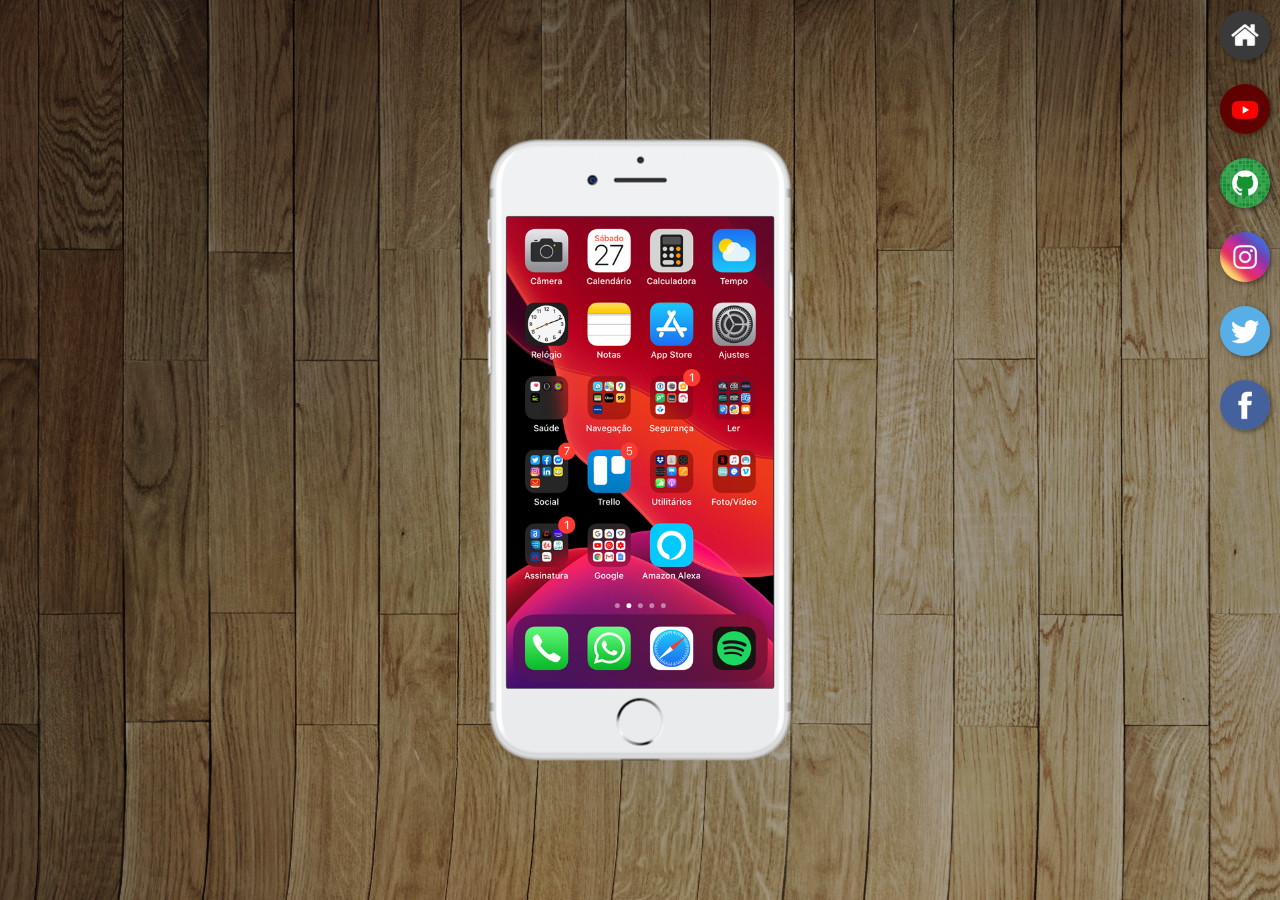
<file: index.html>
<!DOCTYPE html>
<html lang="pt-br">
<head>
    <meta charset="UTF-8">
    <meta name="viewport" content="width=device-width, initial-scale=1.0">
    <title>Projeto Redes Sociais</title>
    <link rel="shortcut icon" href="favicon.ico" type="image/x-icon">
    <link rel="stylesheet" href="style.css">
</head>
<body>

    <main>
        <section id="telefone">
            <iframe src="home.html" name="tela" id="tela" frameborder="0">
                Seu navegador não é compatível com isso.

            </iframe>
        </section>

        <section id="redes-sociais">
            <a href="home.html" target="tela"><img src="imagens/logo-home.jpg" alt=""></a><br>
            <a href="youtube.html" target="tela"><img src="imagens/logo-youtube.jpg" alt=""></a><br>
            <a href="github.html" target="tela"><img src="imagens/logo-github.jpg" alt=""></a><br>
            <a href="instagram.html" target="tela"><img src="imagens/logo-instagram.jpg" alt=""></a><br>
            <a href="twitter.html" target="tela"><img src="imagens/logo-twitter.jpg" alt=""></a><br>
            <a href="facebbok.html" target="tela"><img src="imagens/logo-facebook.jpg" alt=""></a><br>

        </section>
    </main>

</body>
</html>
</file>
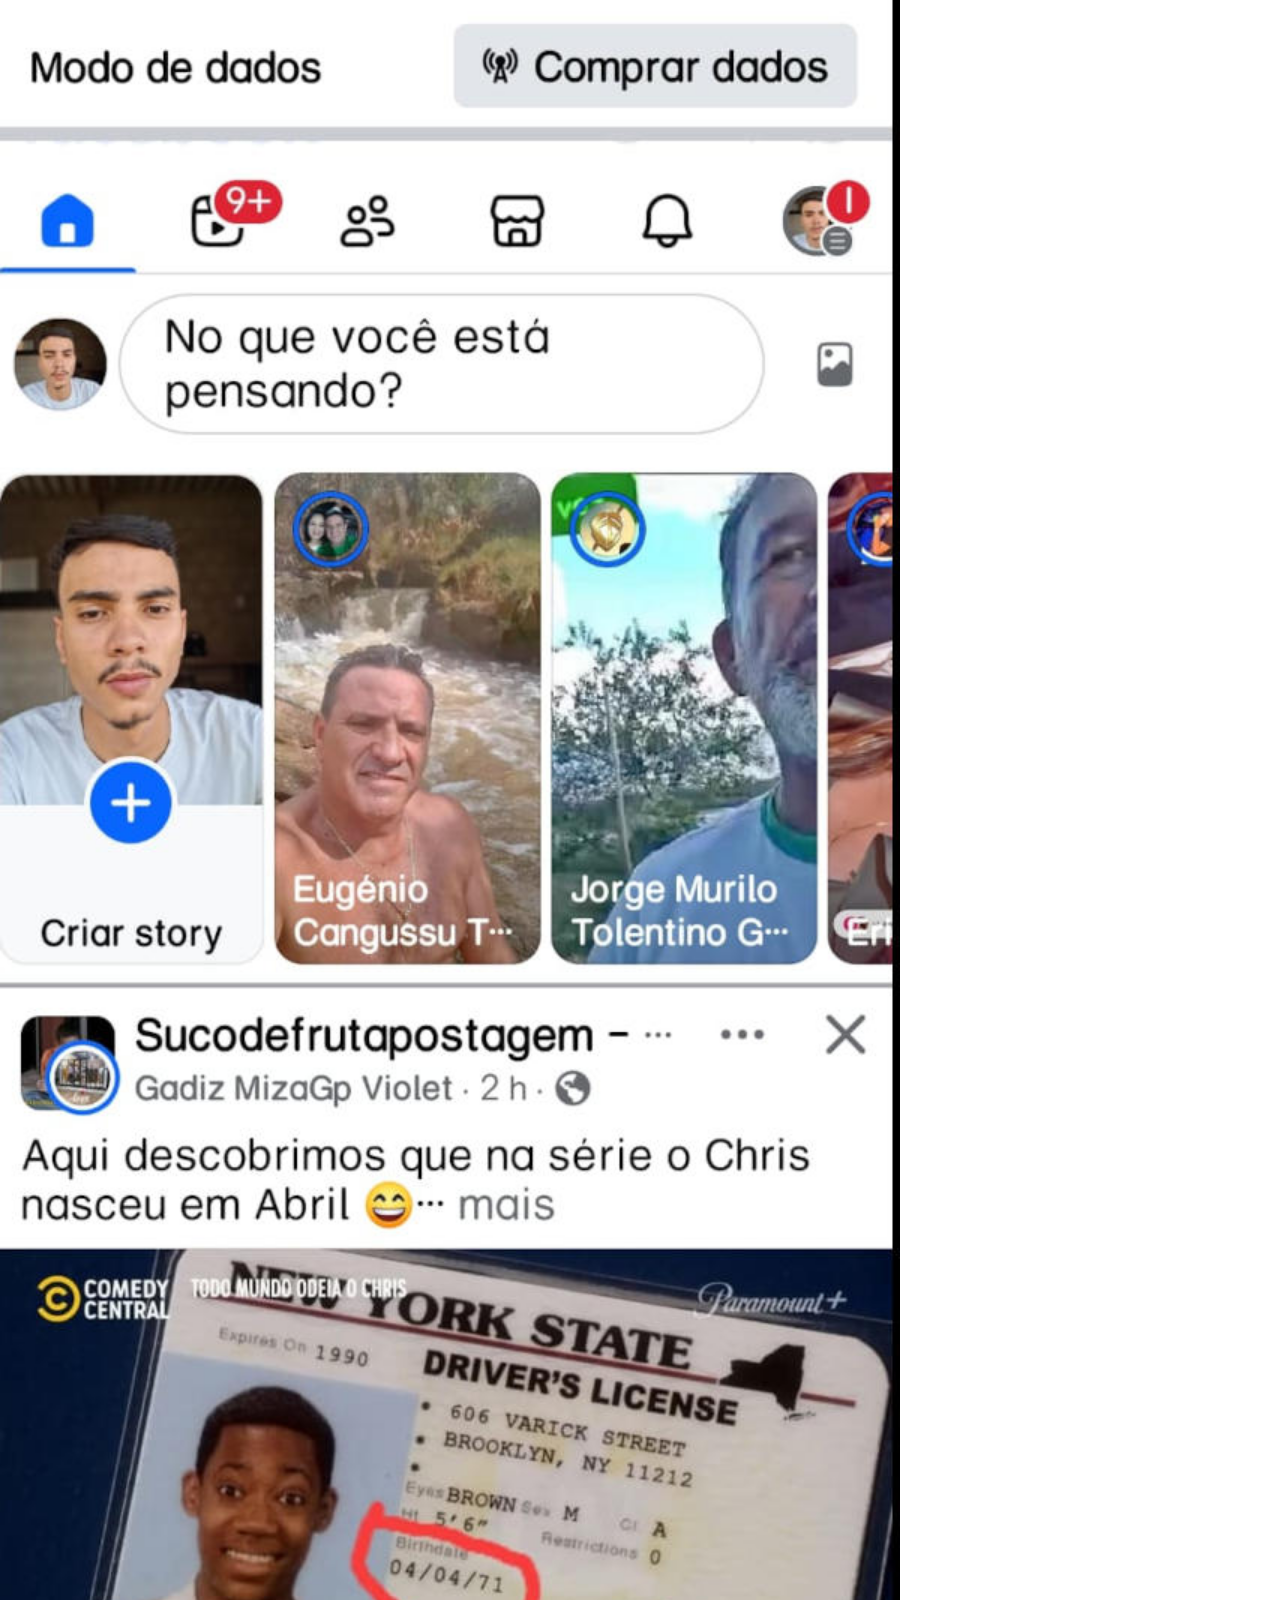
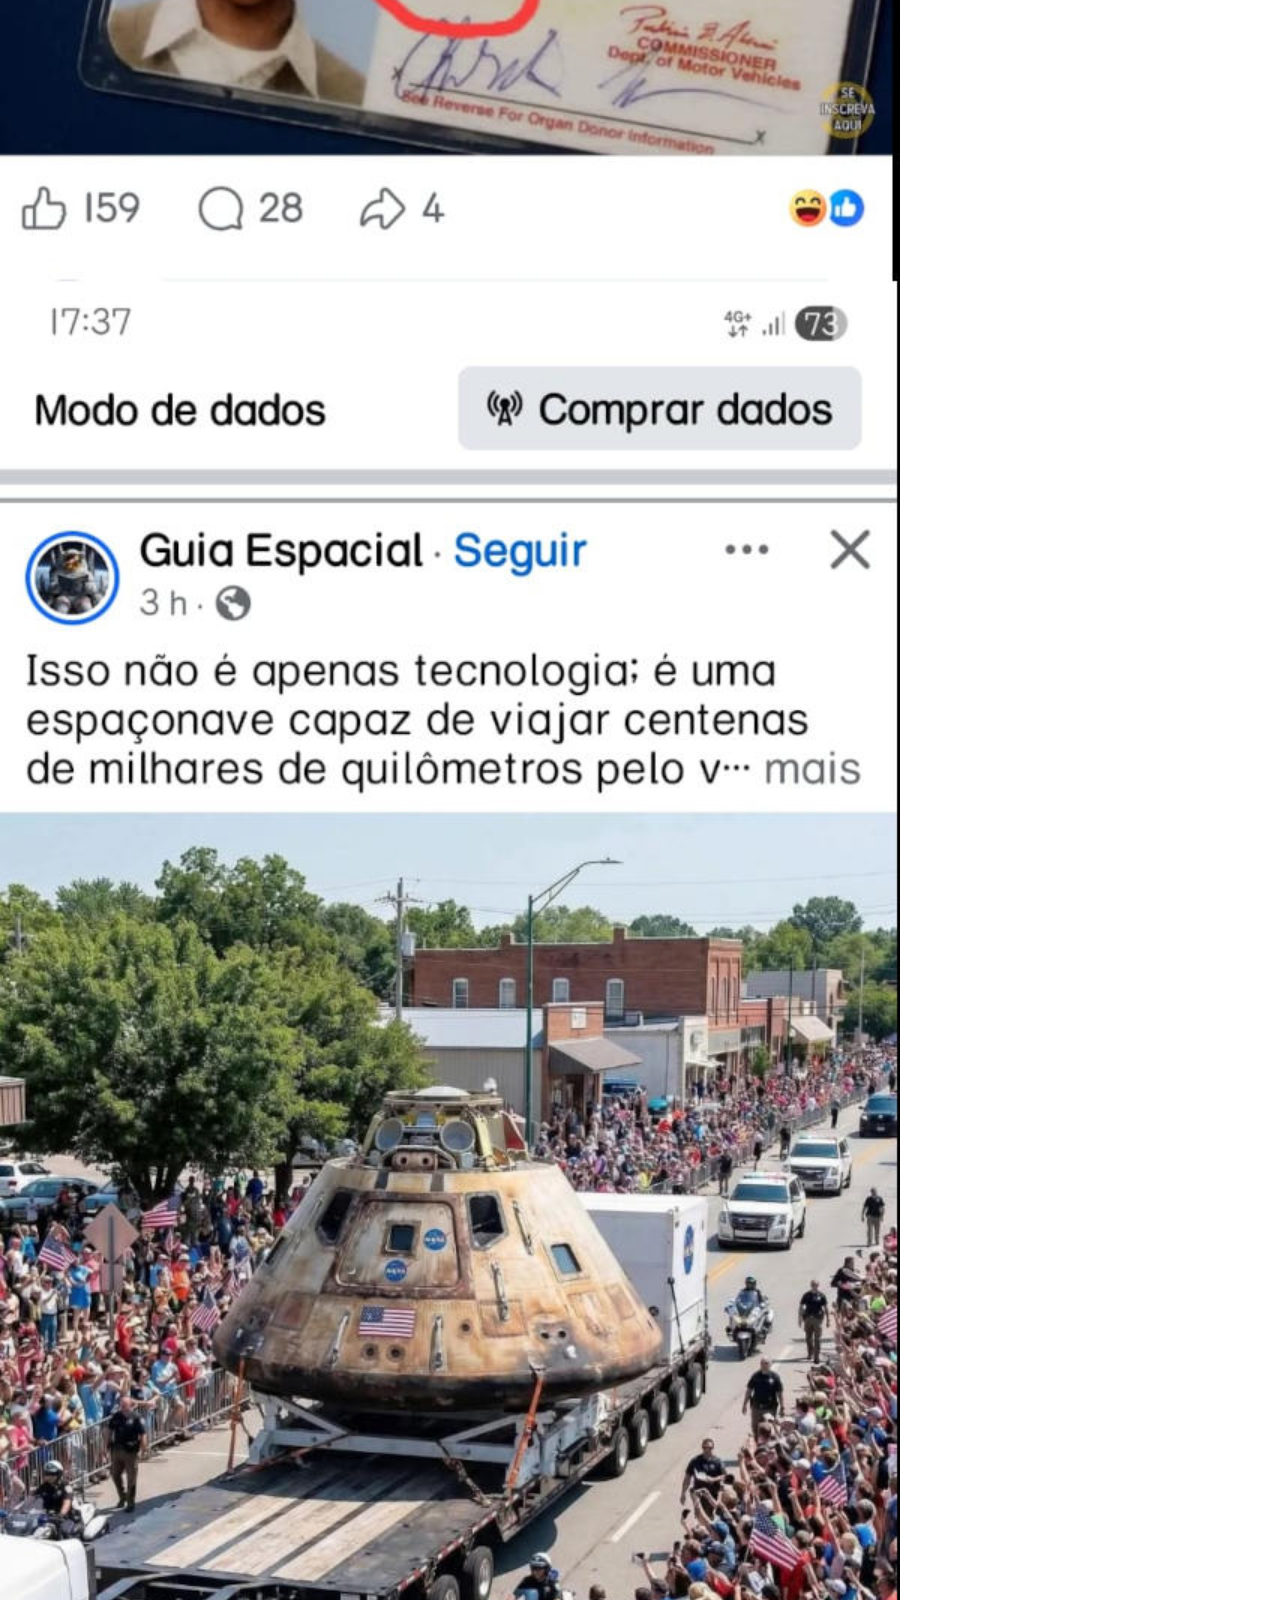
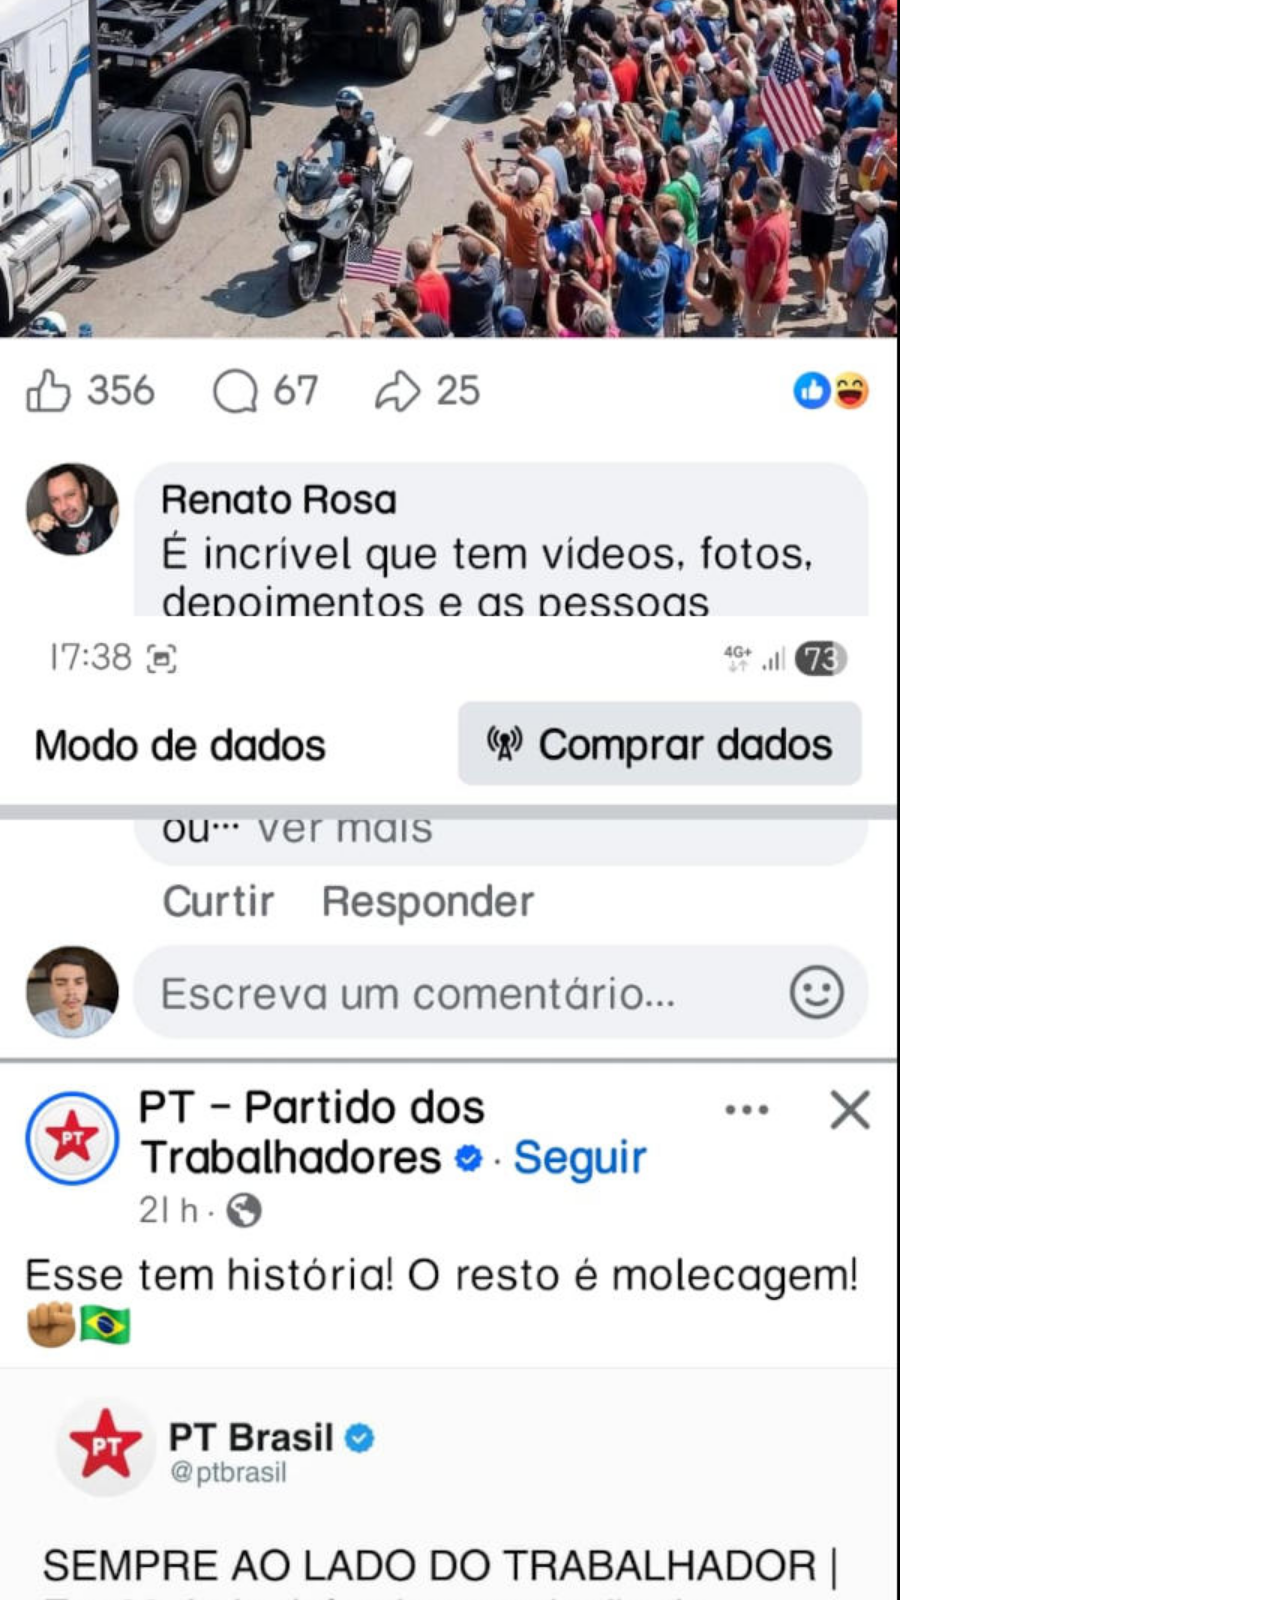
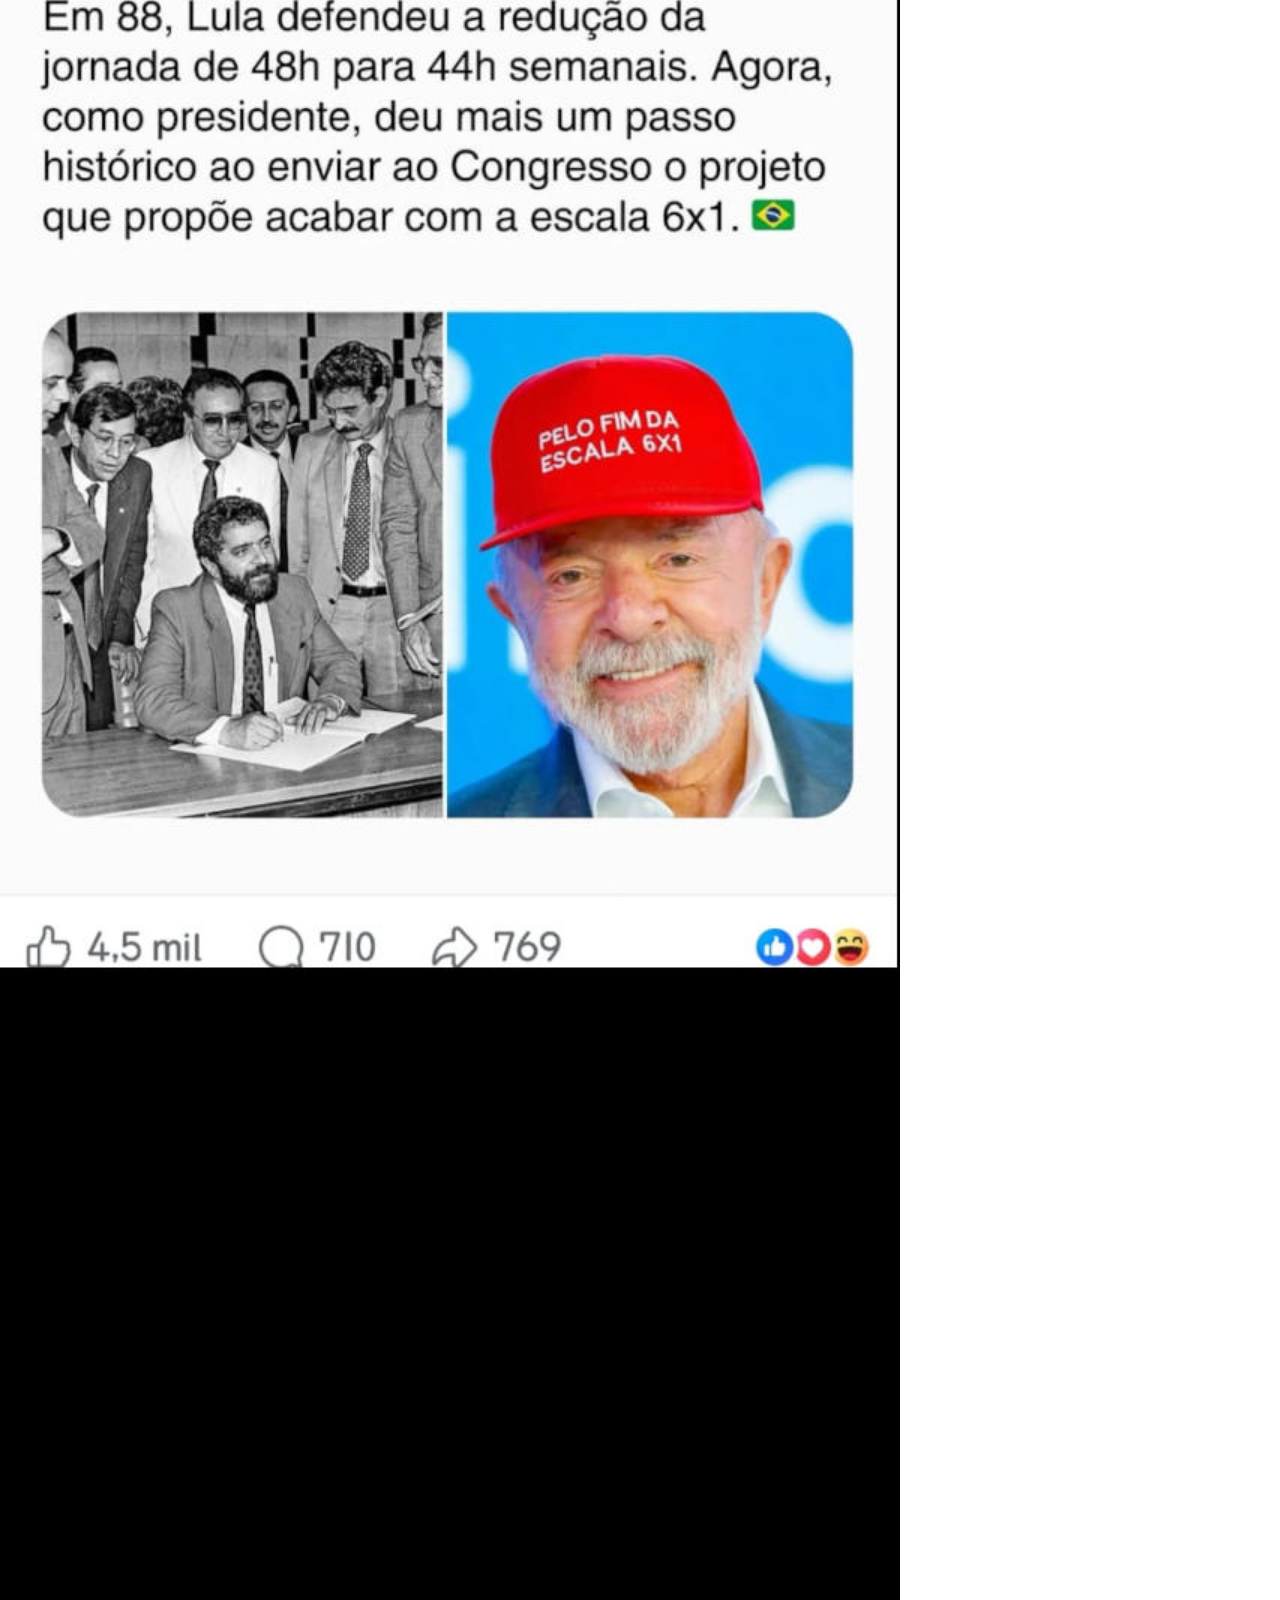
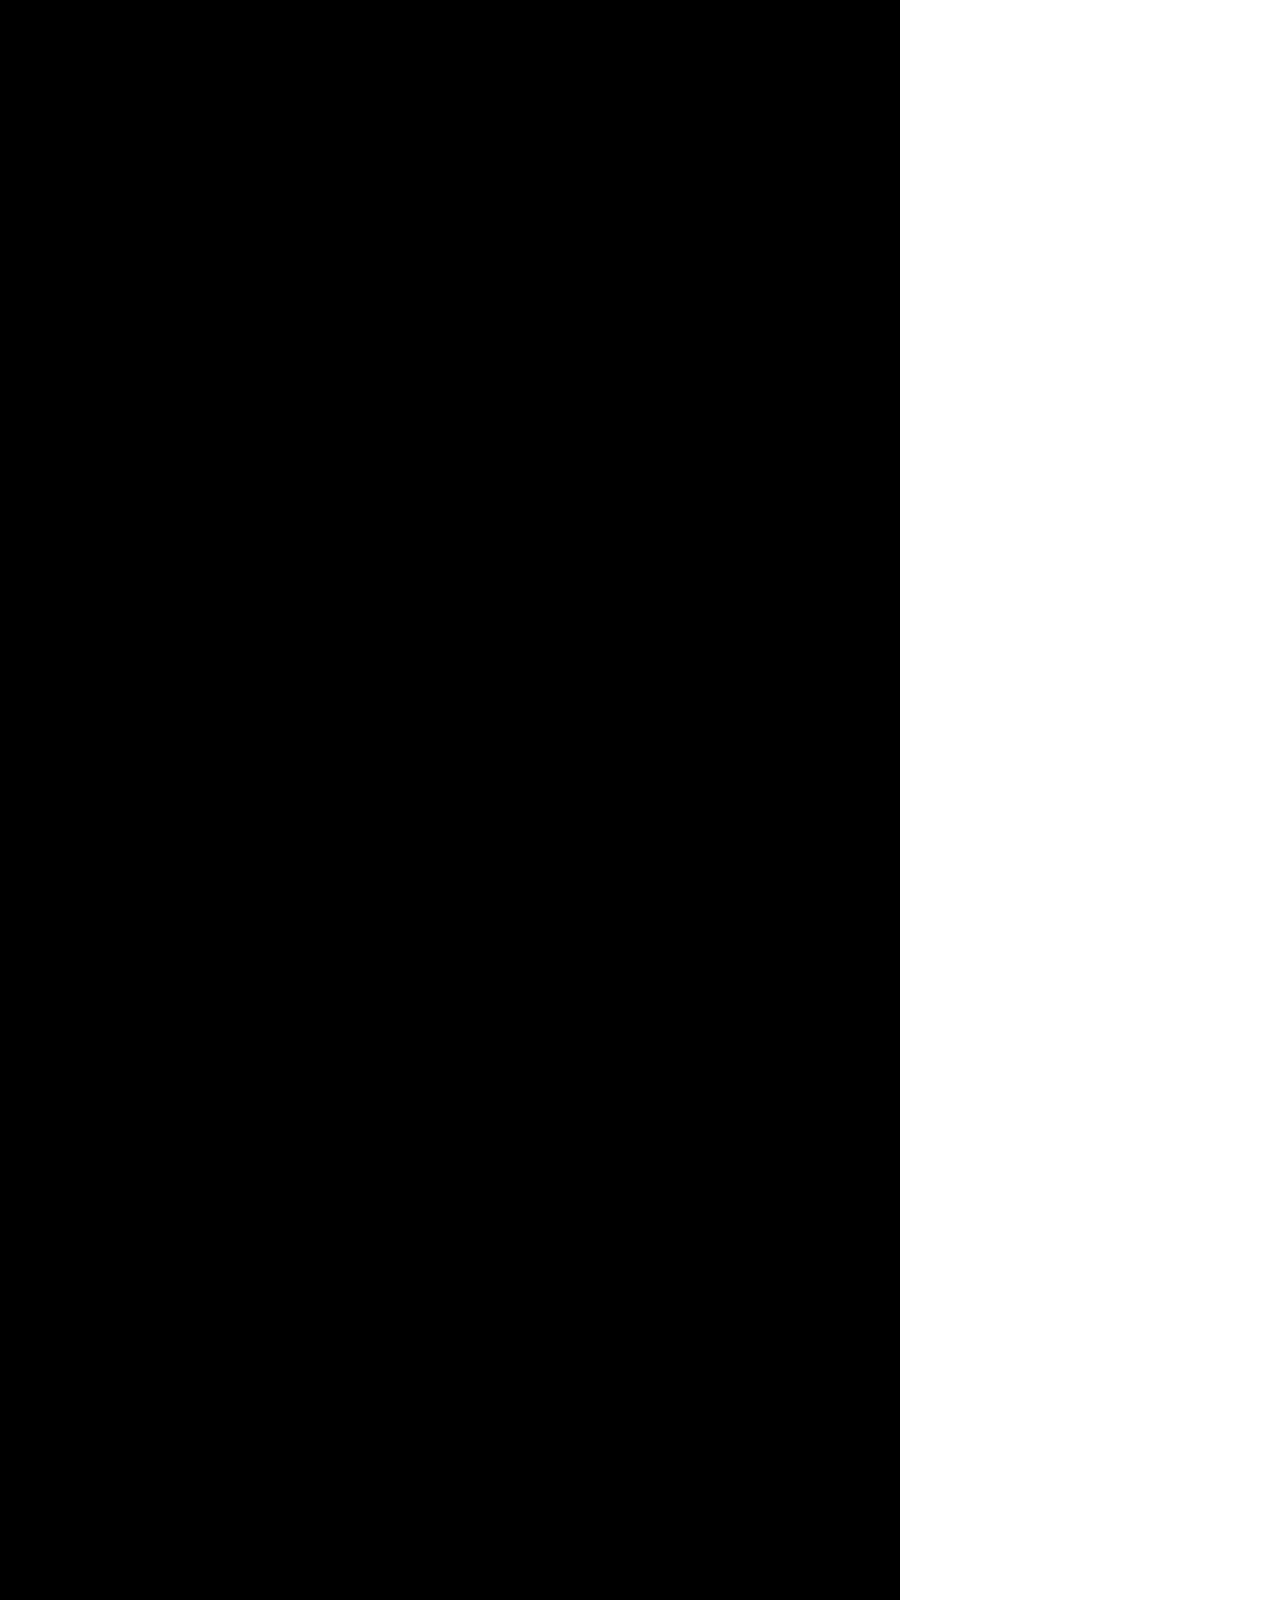
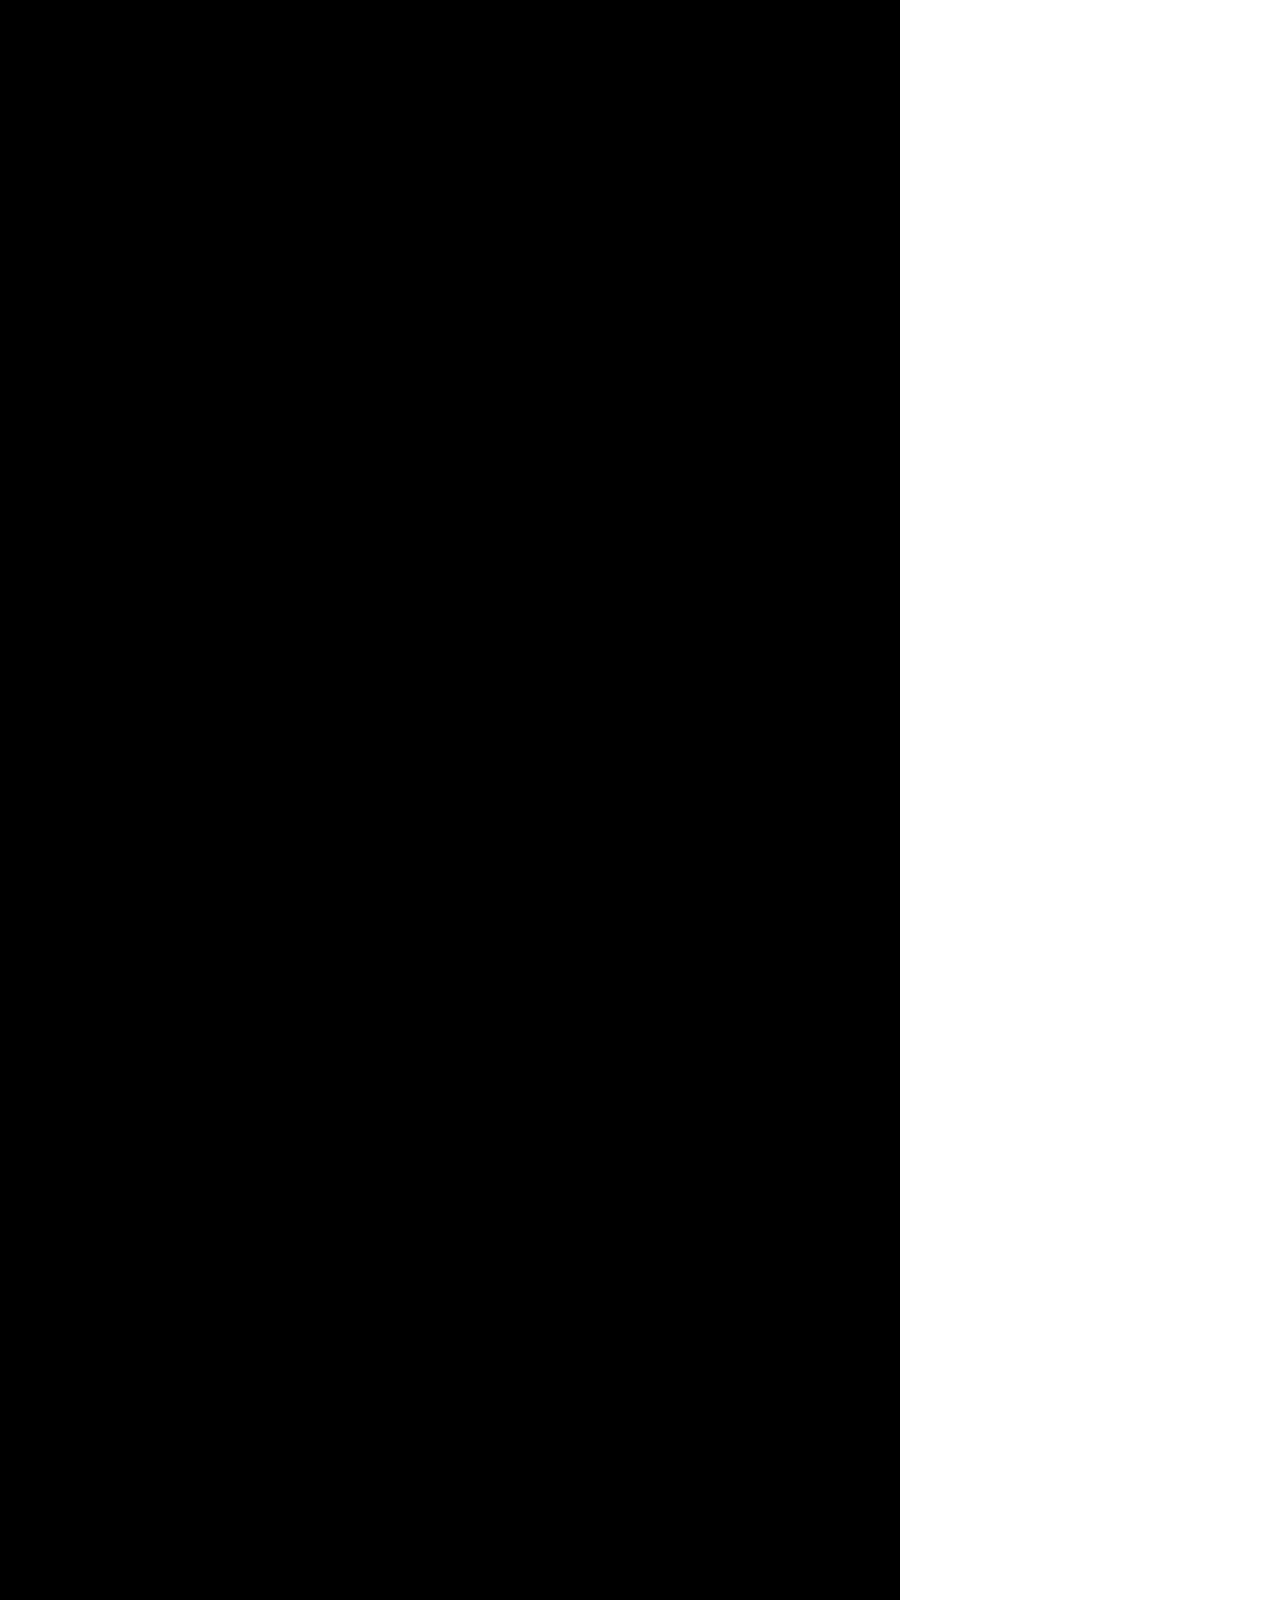
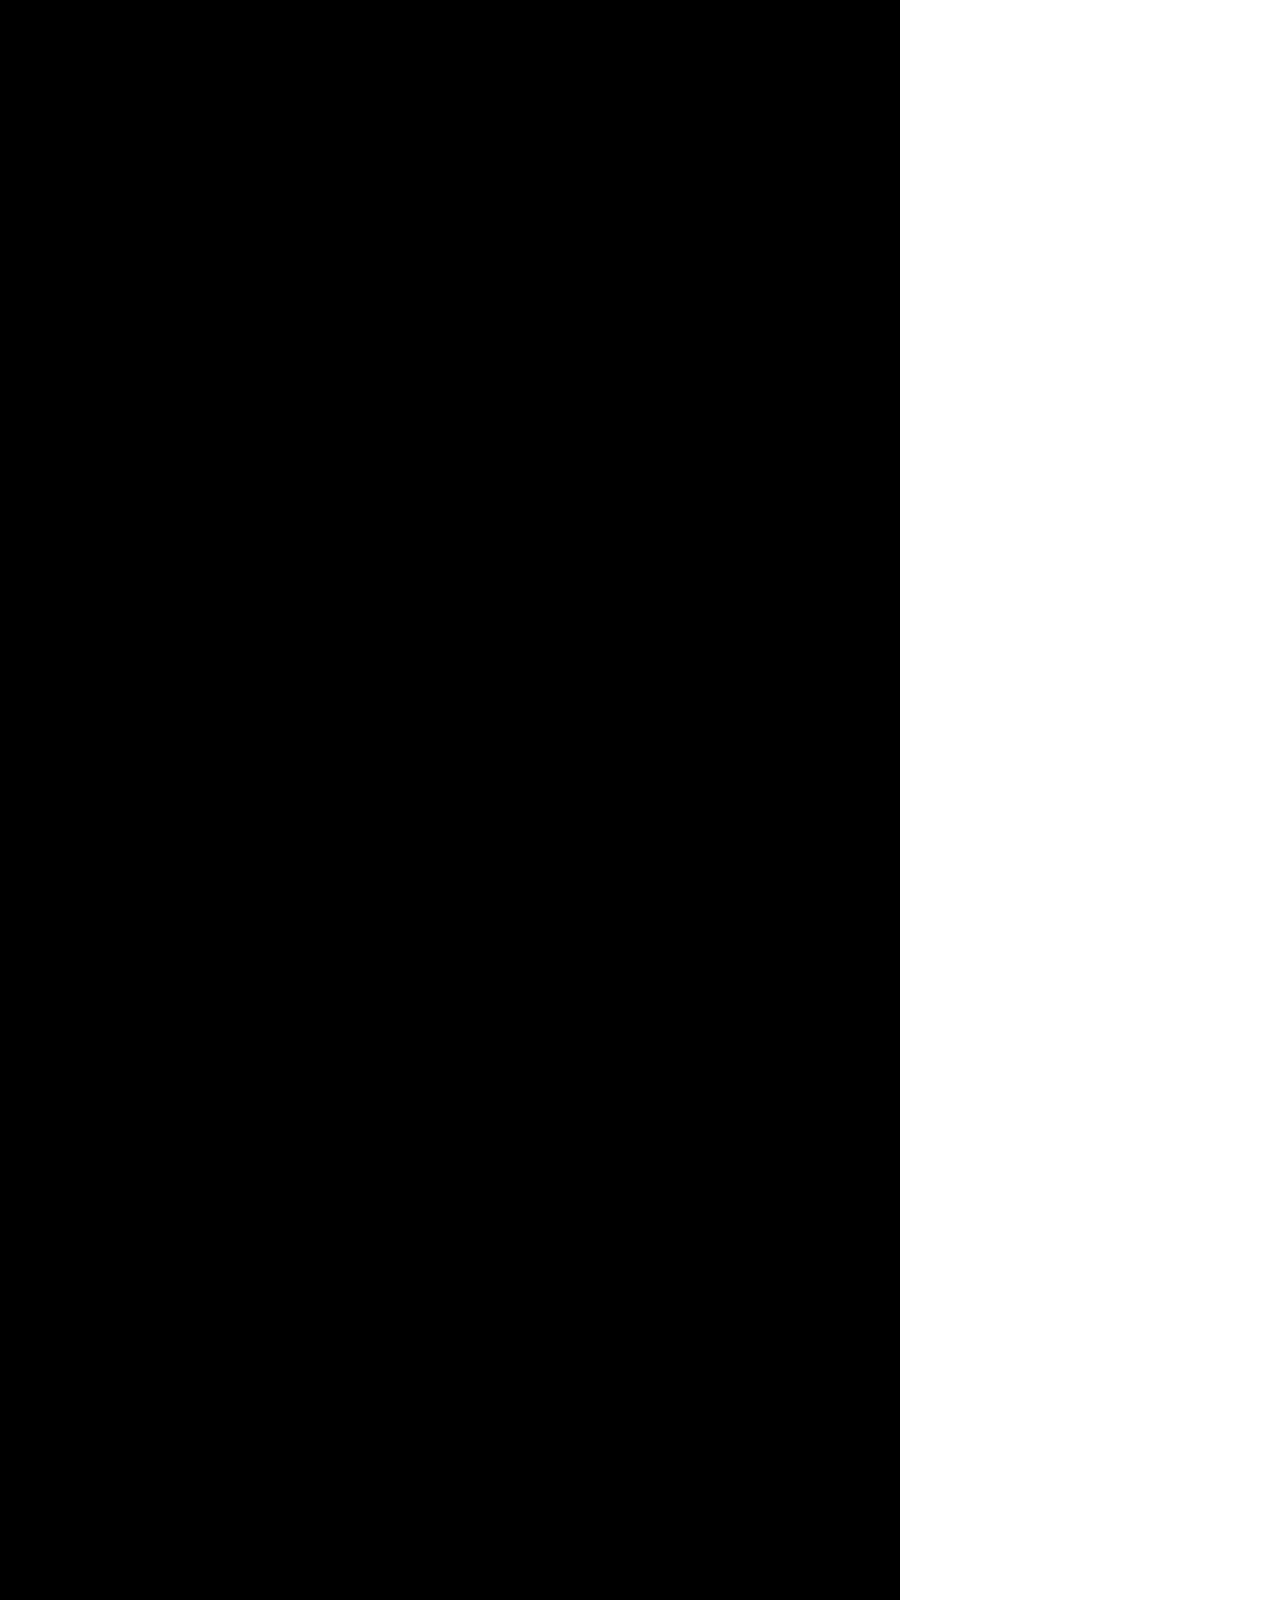
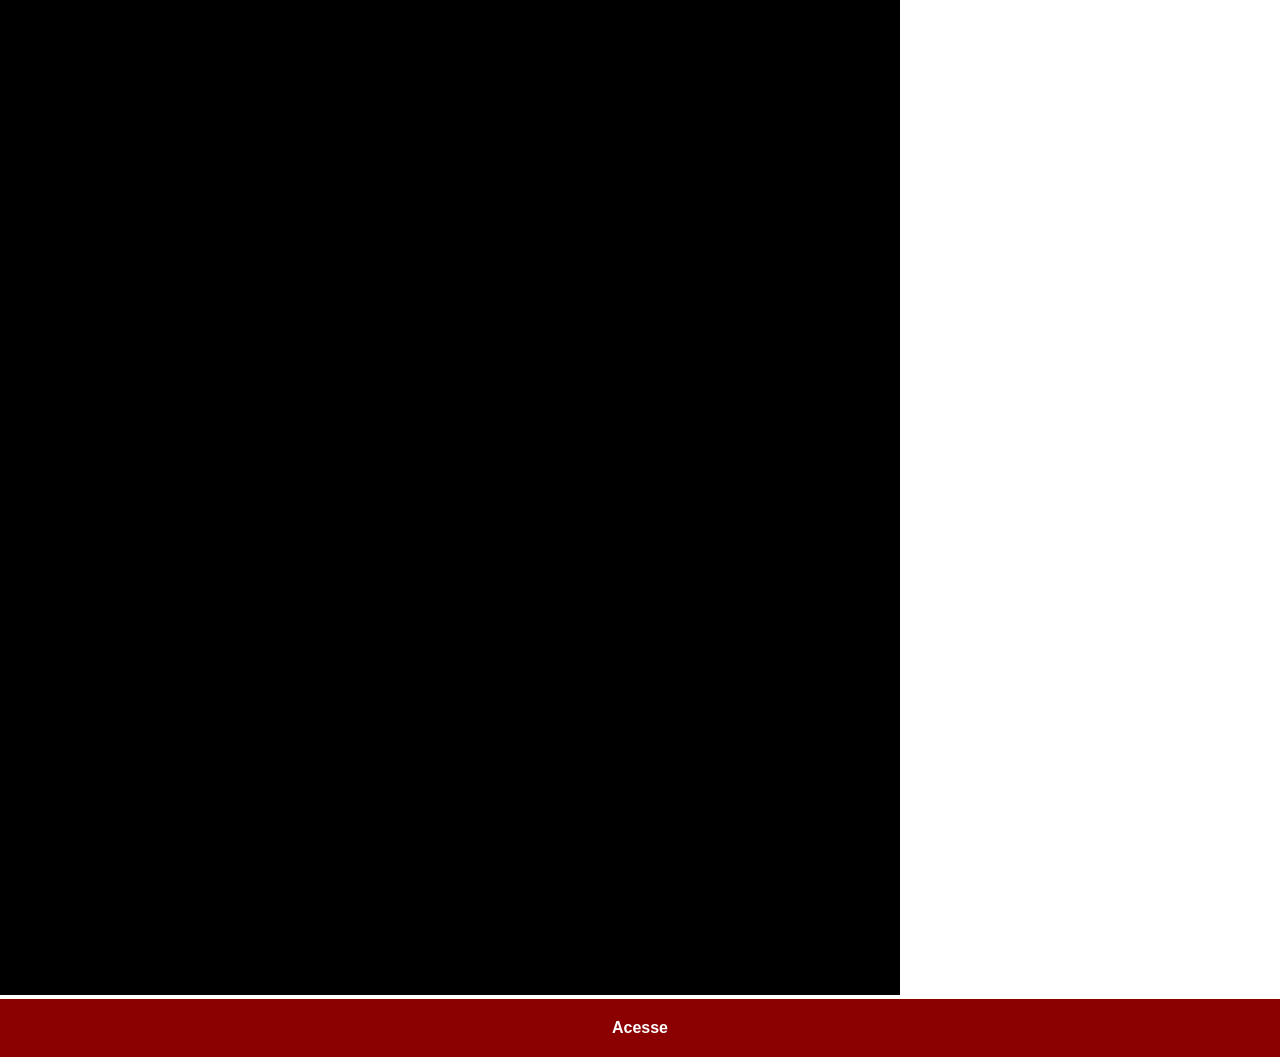
<file: facebbok.html>
<!DOCTYPE html>
<html lang="pt-br">
<head>
    <meta charset="UTF-8">
    <meta name="viewport" content="width=device-width, initial-scale=1.0">
    <title>Facebook</title>
    <link rel="stylesheet" href="social.css">
</head>
<body>
    <img src="imagens/tela-facebook.jpg" alt="Facebook">
    <a href="https://www.facebook.com/kauan.victor.7712">Acesse</a>
</body>
</html>
</file>
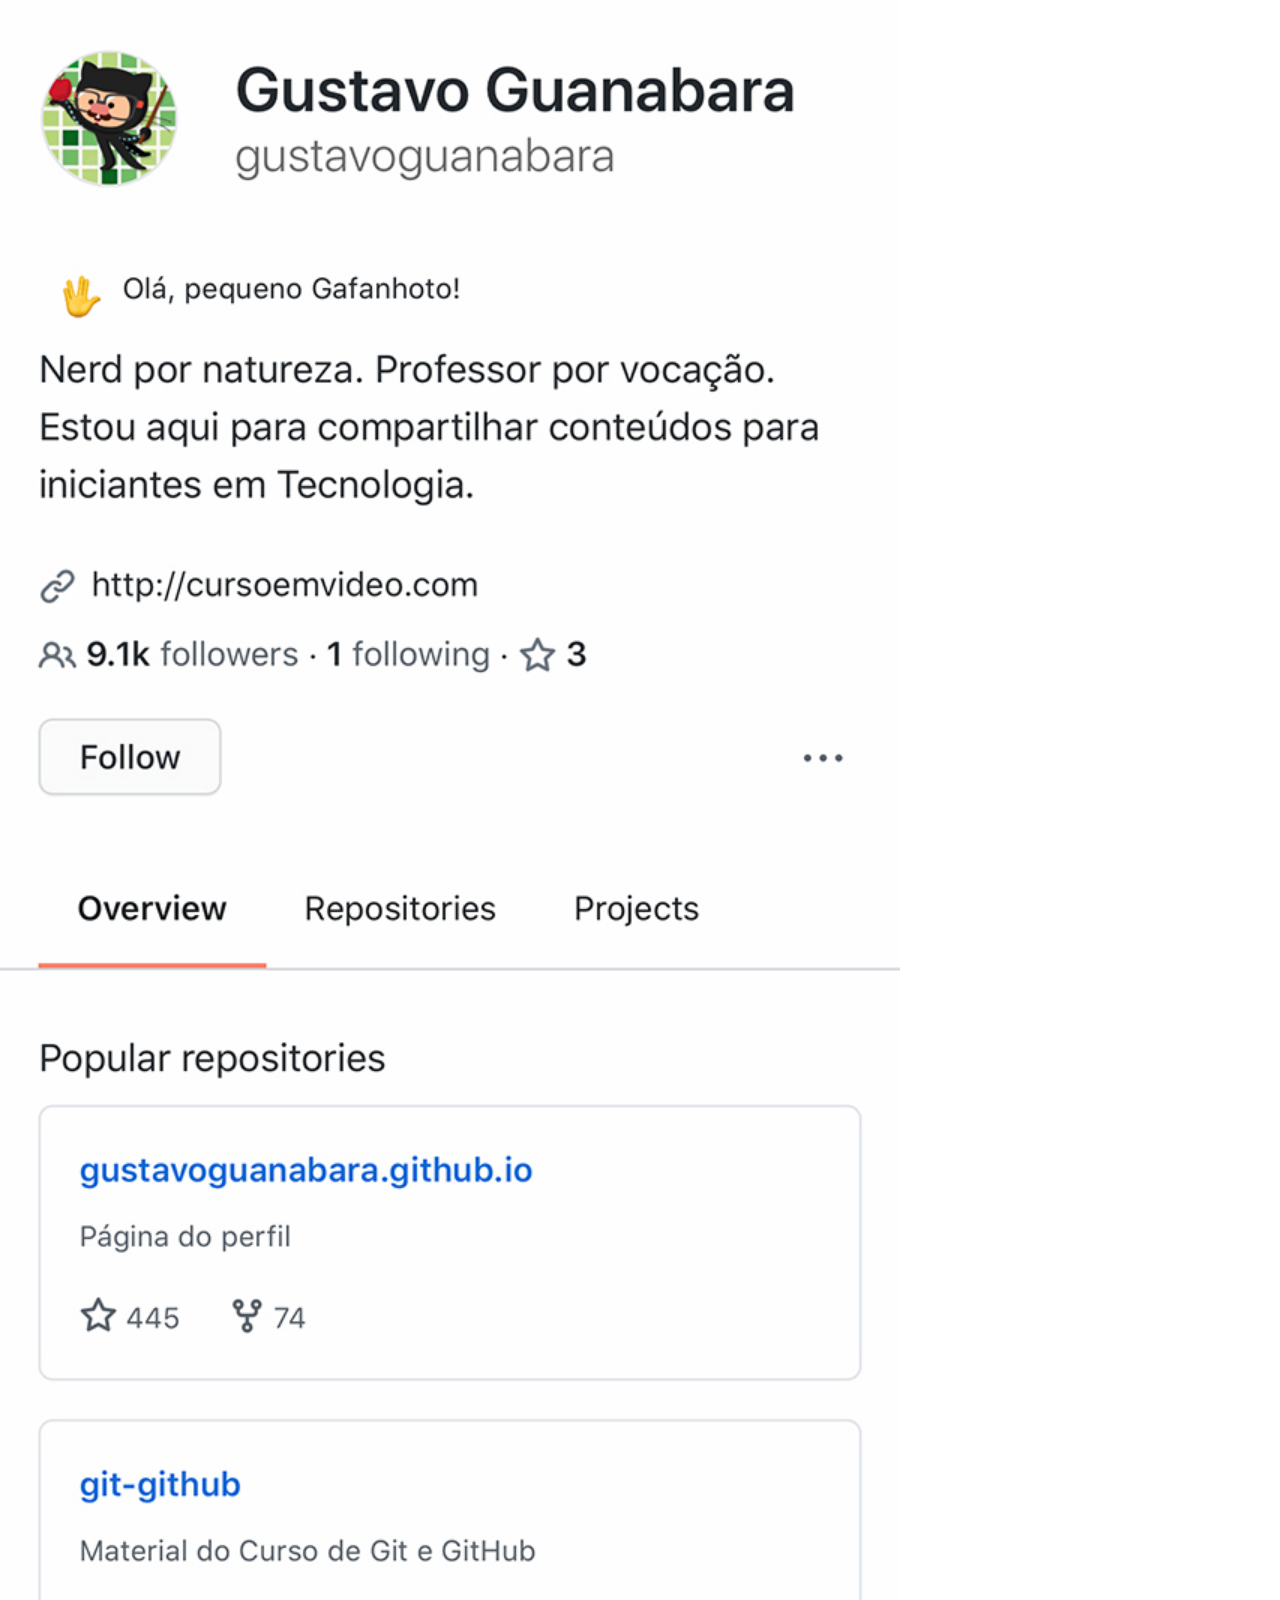
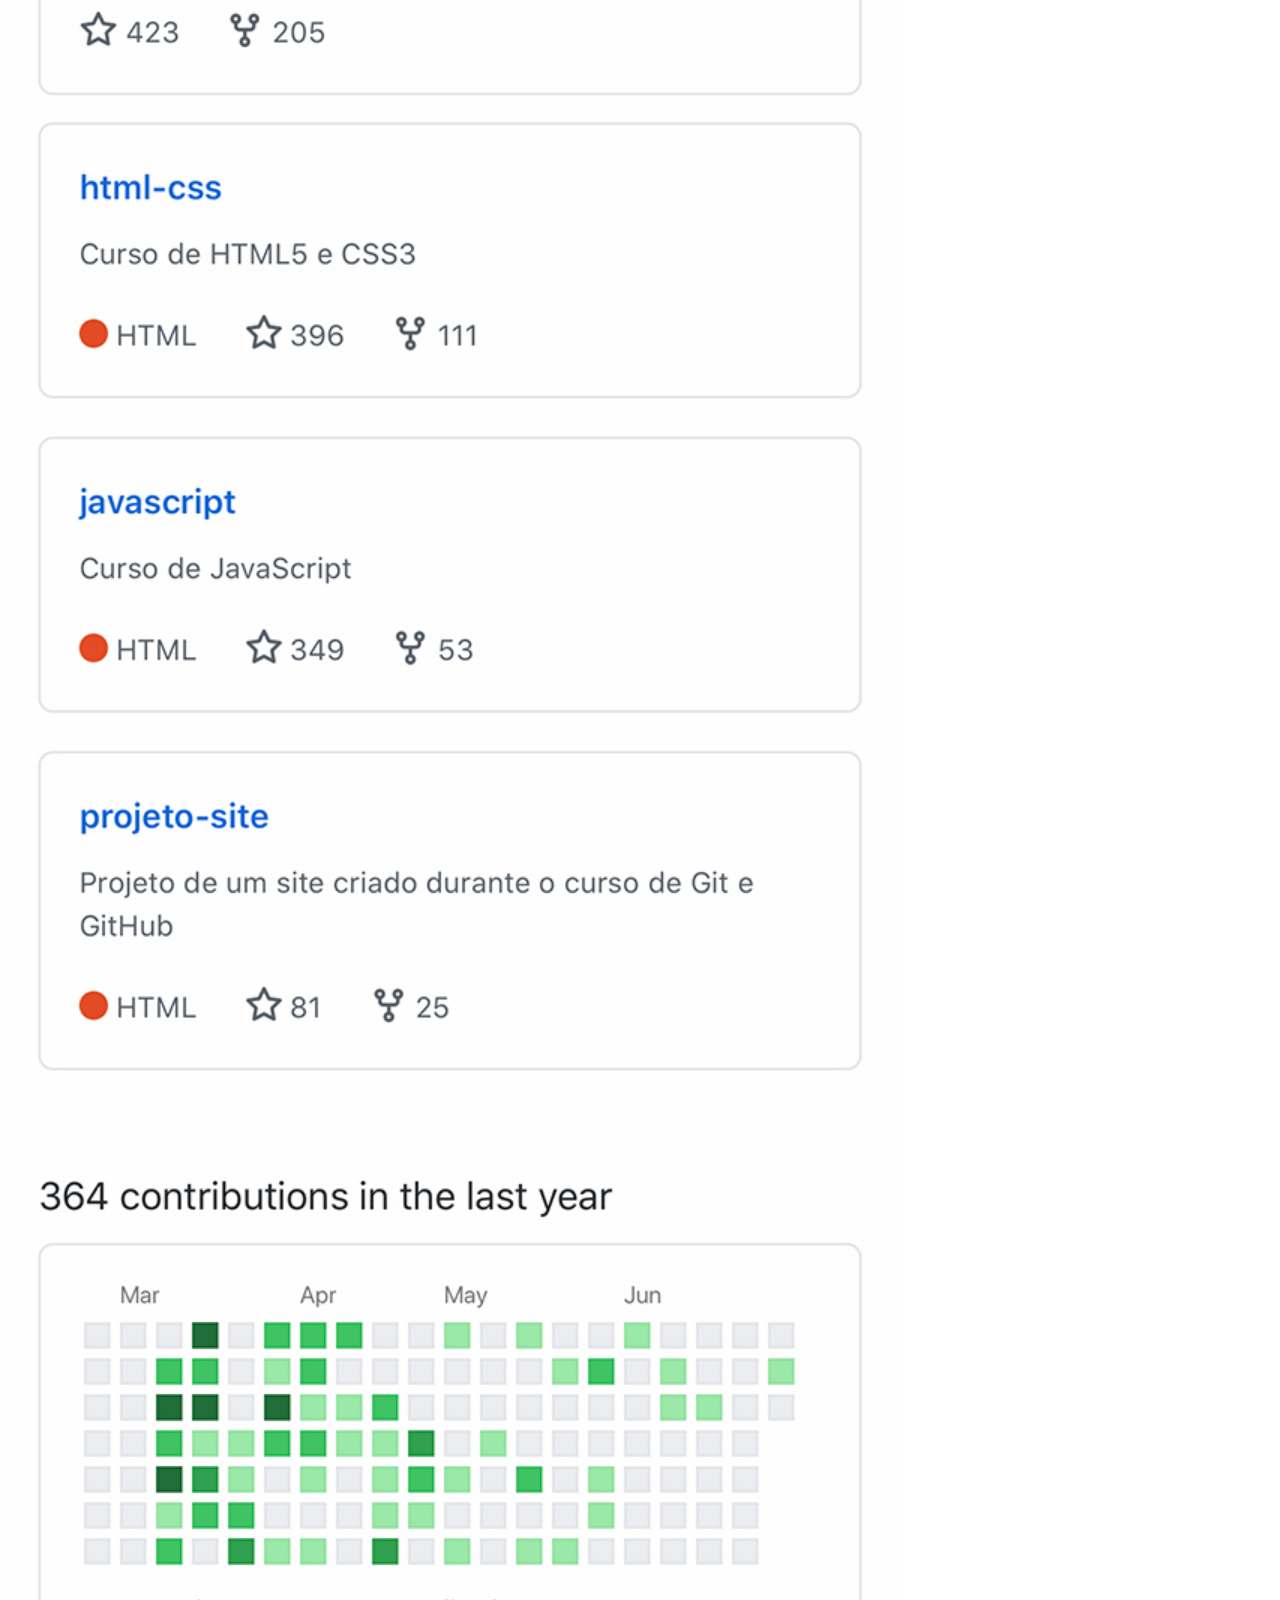
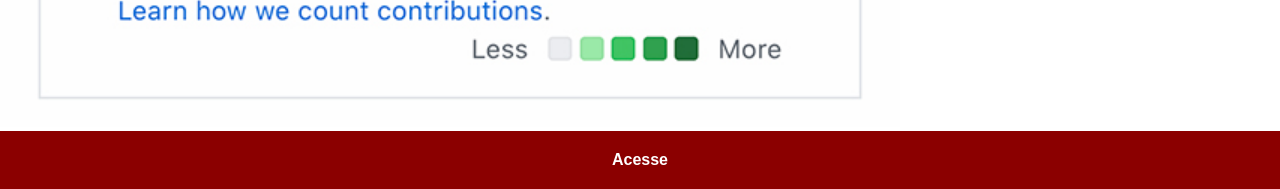
<file: github.html>
<!DOCTYPE html>
<html lang="pt-br">
<head>
    <meta charset="UTF-8">
    <meta name="viewport" content="width=device-width, initial-scale=1.0">
    <title>Github</title>
    <link rel="stylesheet" href="social.css">
</head>
<body>
    <img src="imagens/tela-github.jpg" alt="Github">
    <a href="https://github.com/victorkauam709-ux" target="_blank">Acesse</a>
</body>
</html>
</file>
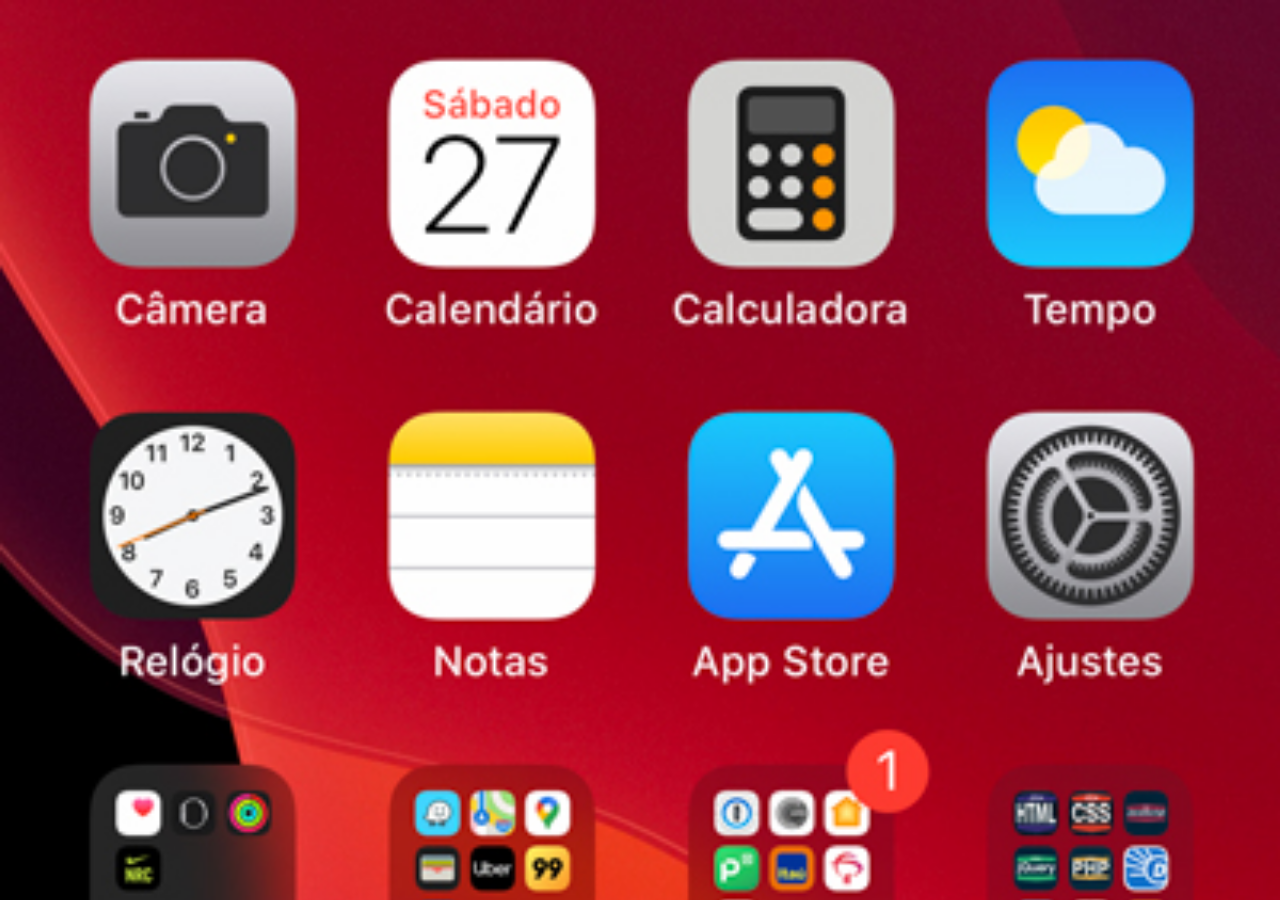
<file: home.html>
<!DOCTYPE html>
<html lang="pt-br">
<head>
    <meta charset="UTF-8">
    <meta name="viewport" content="width=device-width, initial-scale=1.0">
    <title>home</title>
    
</head>
<body>
<style>
    * {
        margin: 0px;
        padding: 0px;
    }

        ::-webkit-scrollbar {
            width: 0px;
            height: 0px;
        }


        body {
            height: 100vh;
            width: 100vw;
            background: black url('imagens/tela-home.jpg') no-repeat top center;
            background-size: cover;
        }
    </style>
</body>
</html>
</file>
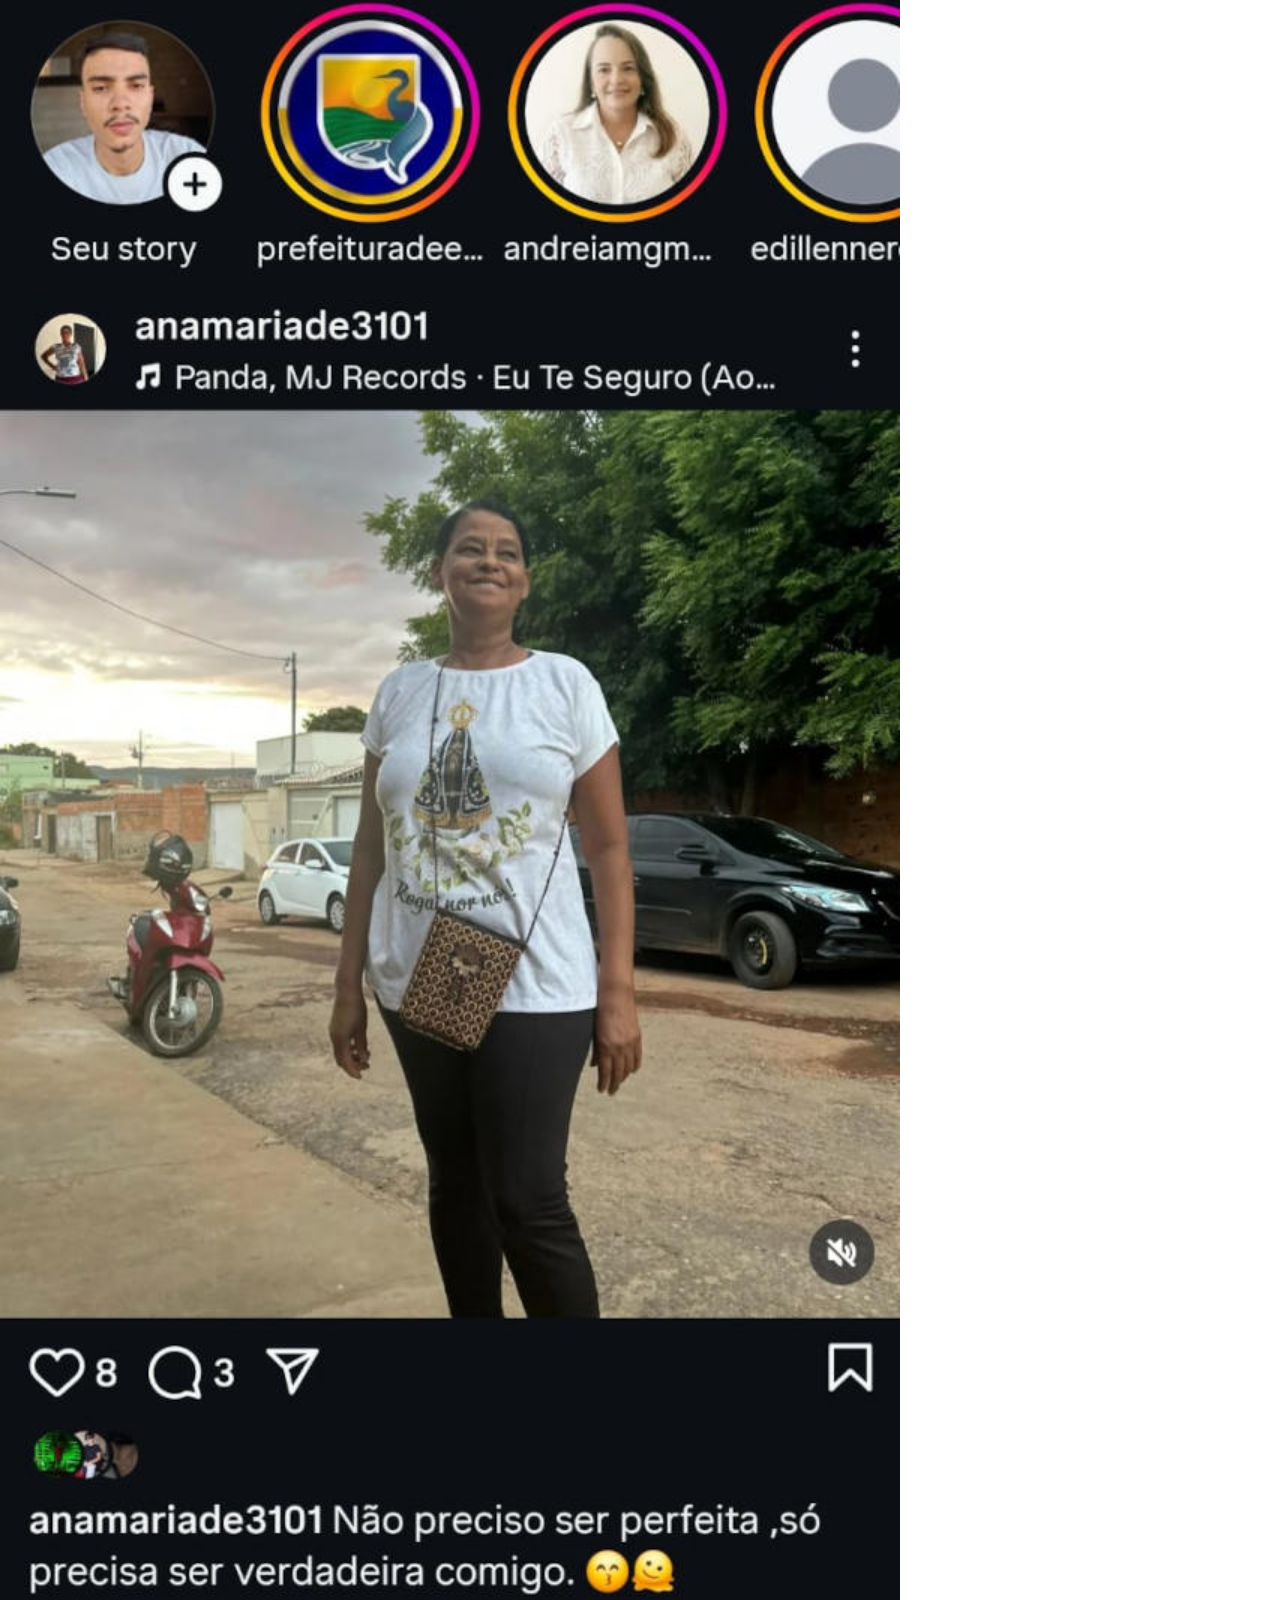
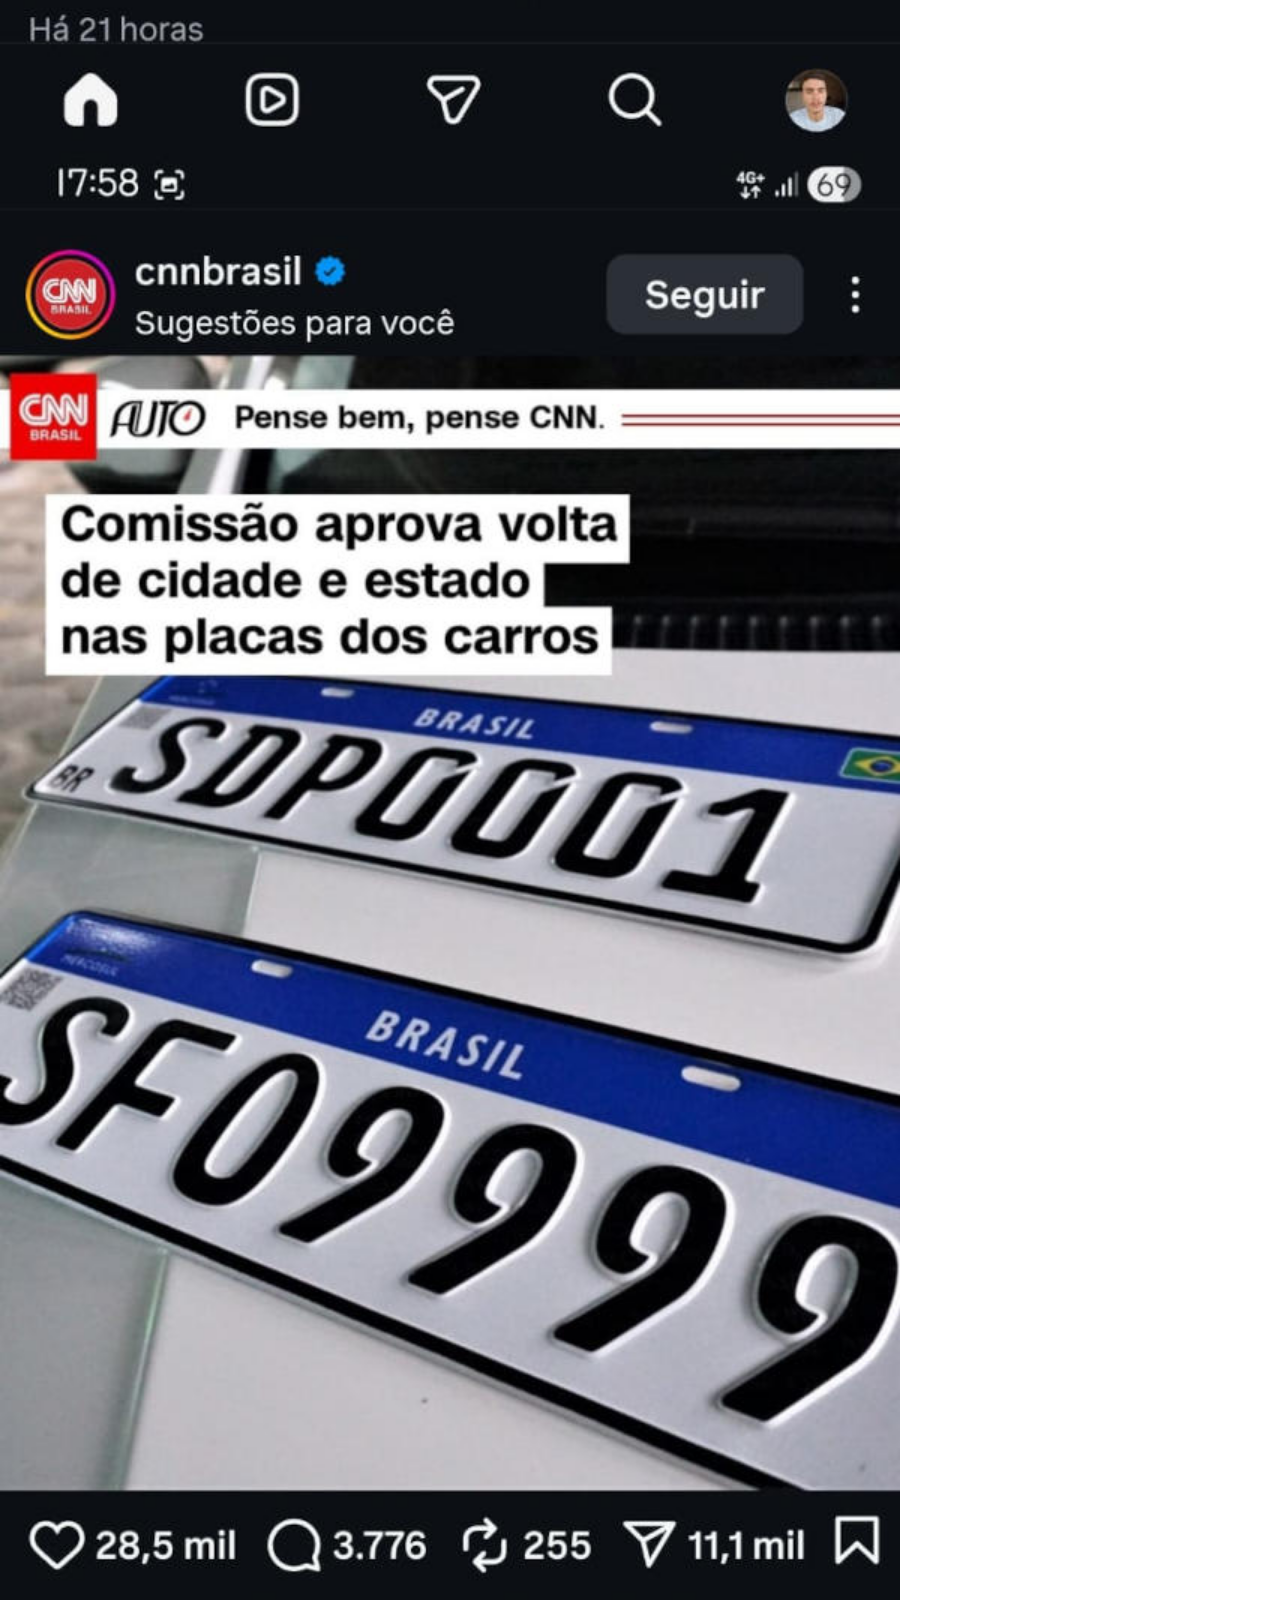
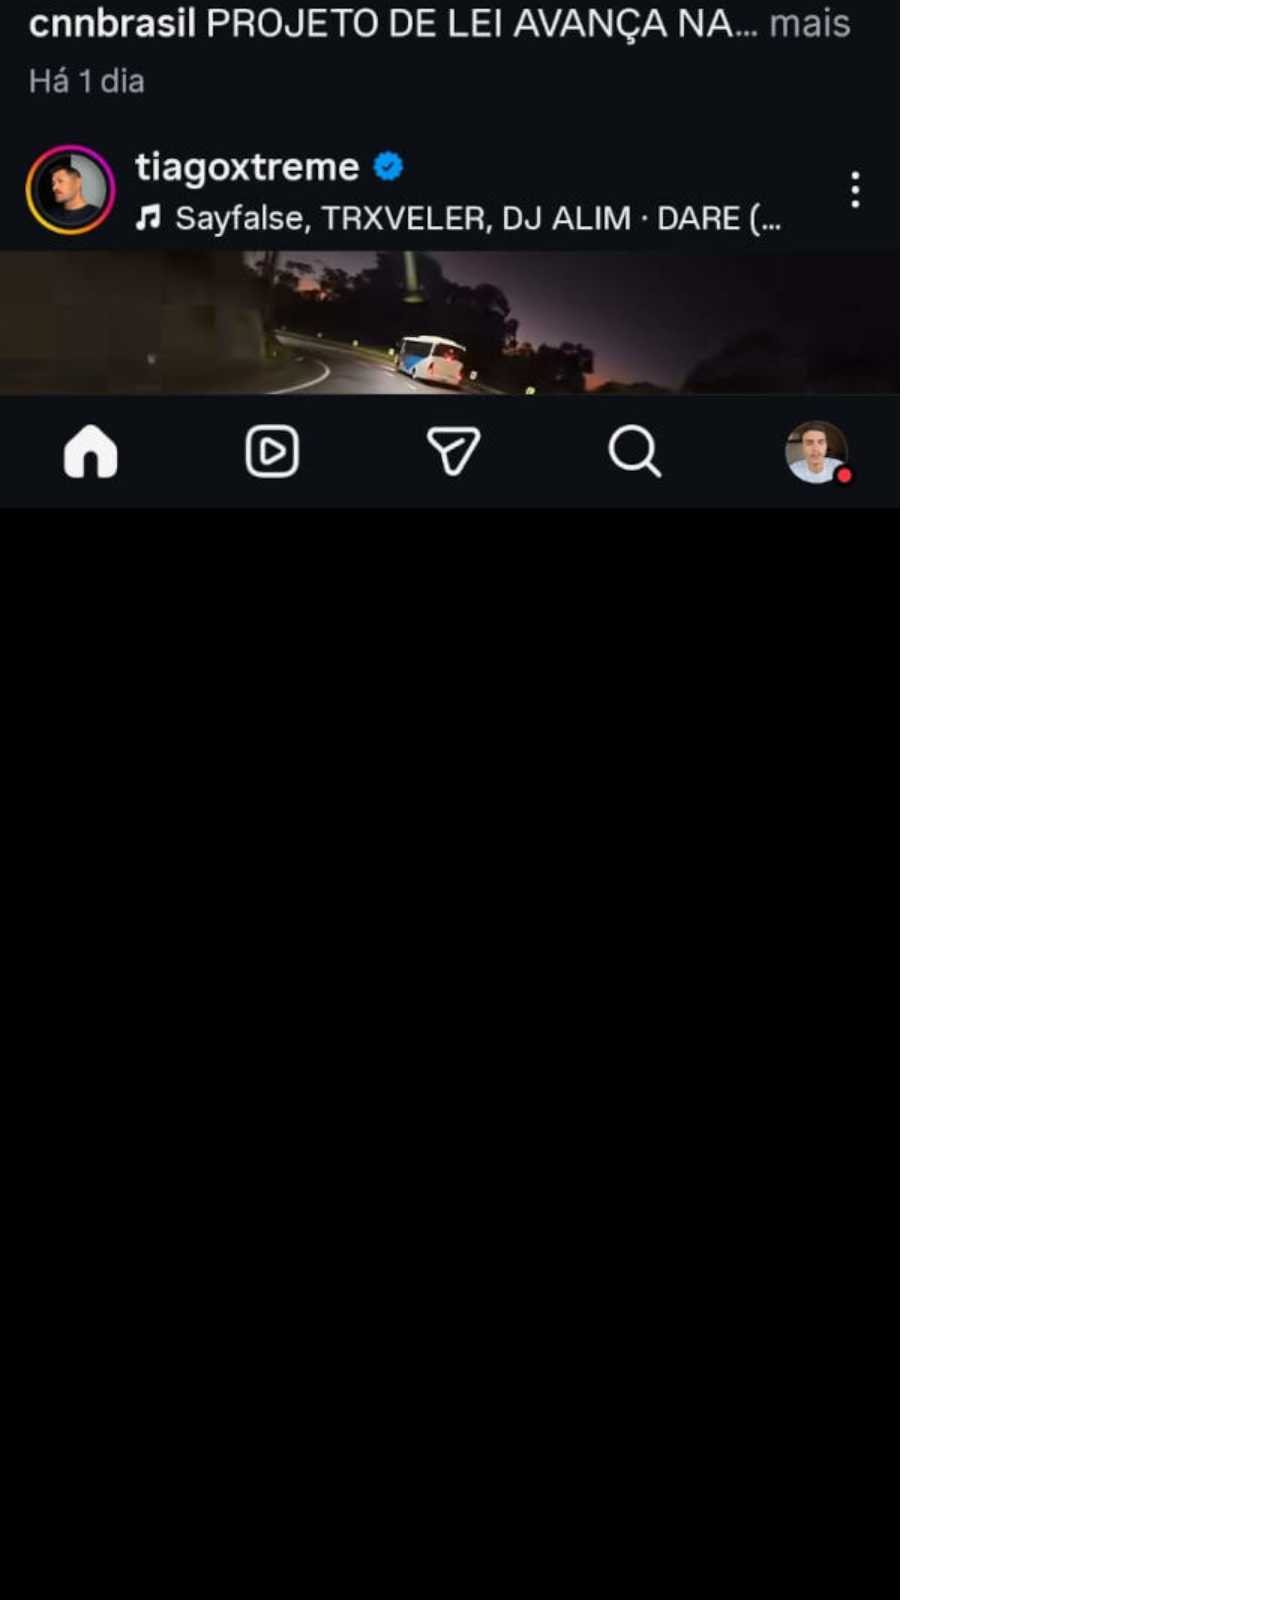
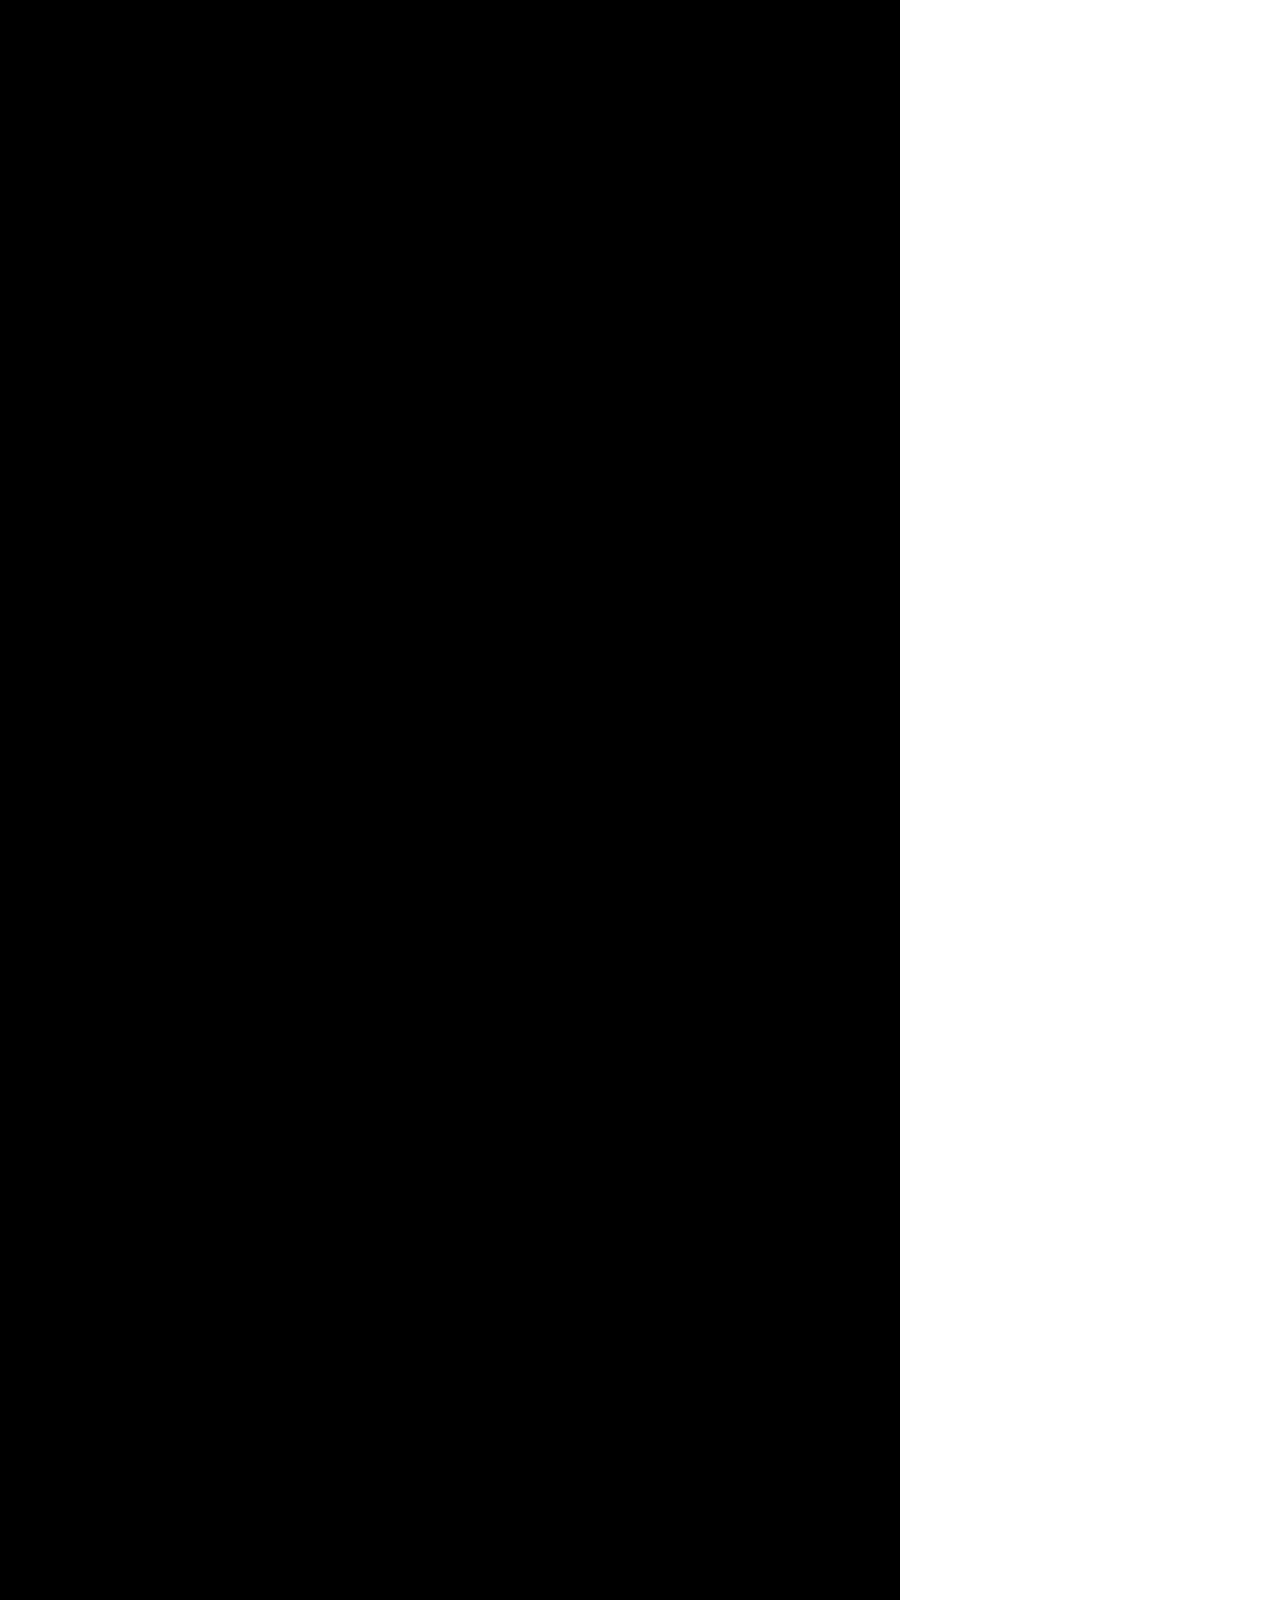
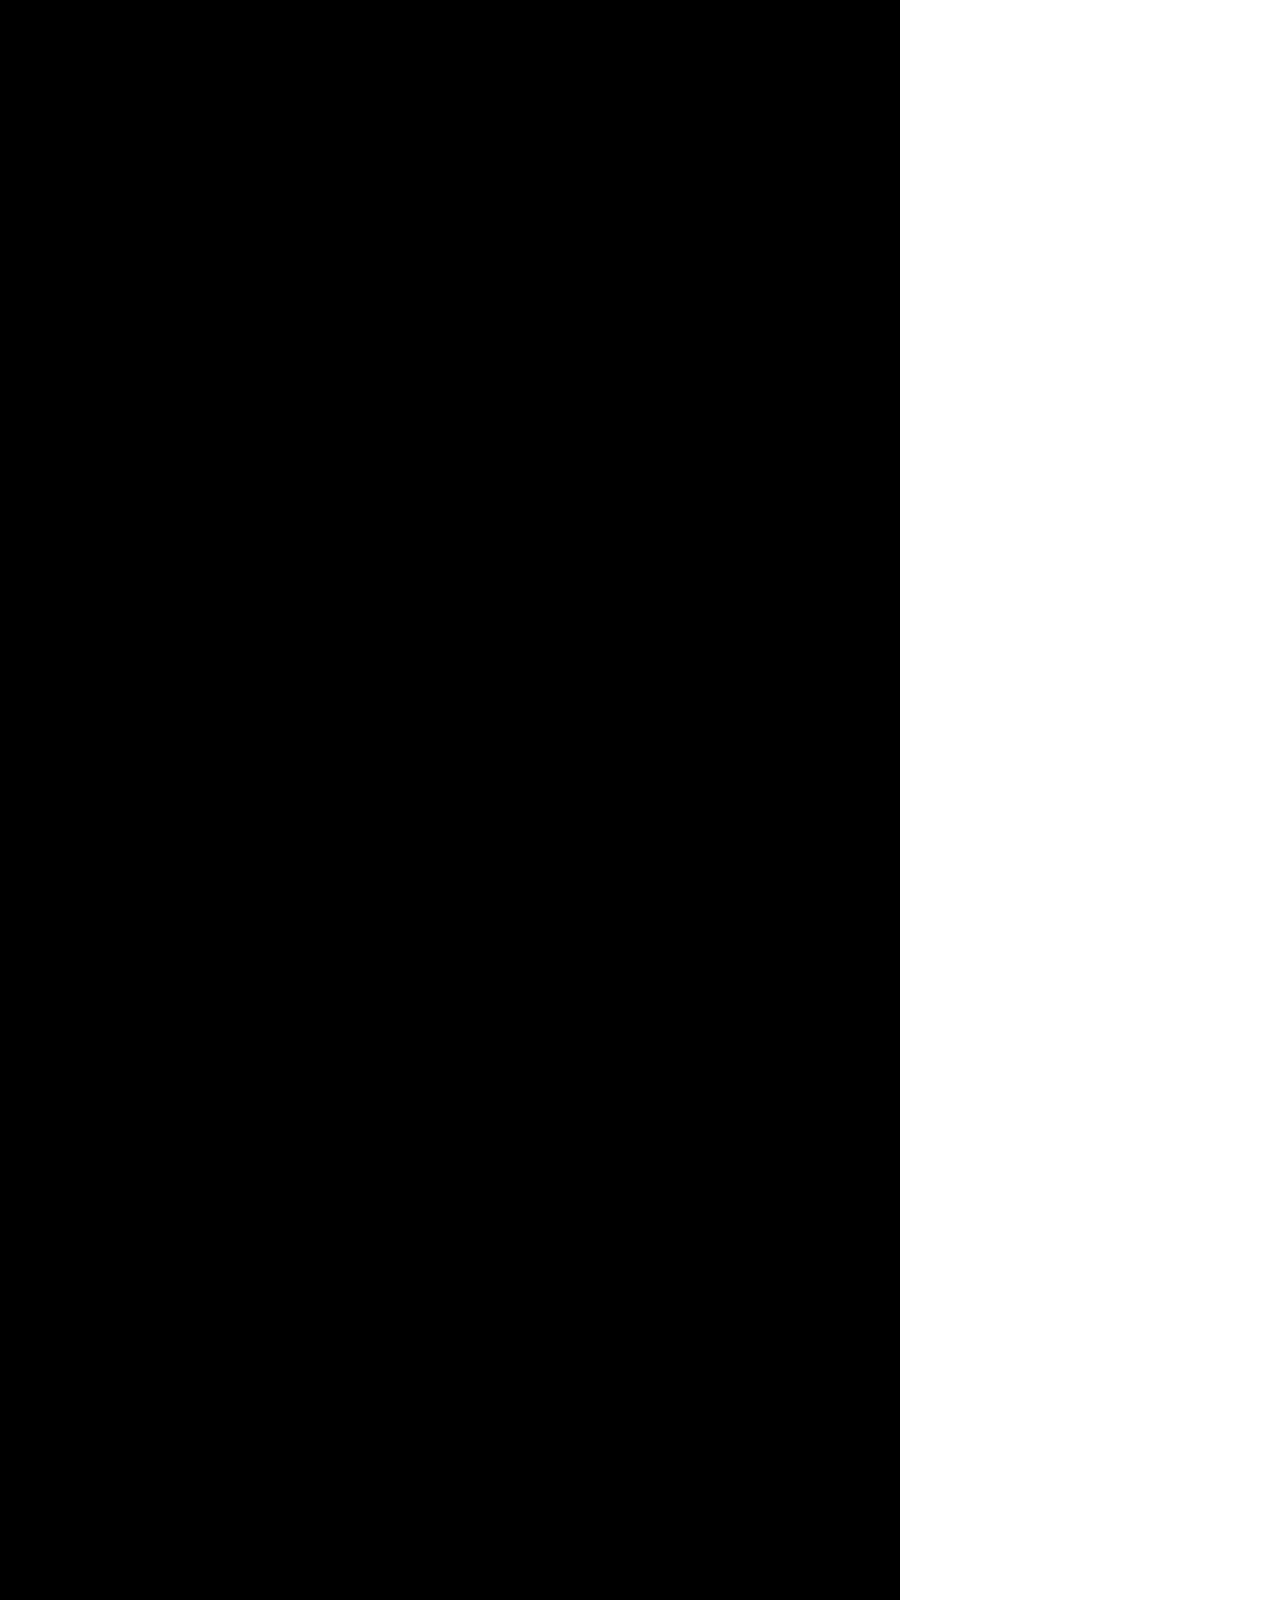
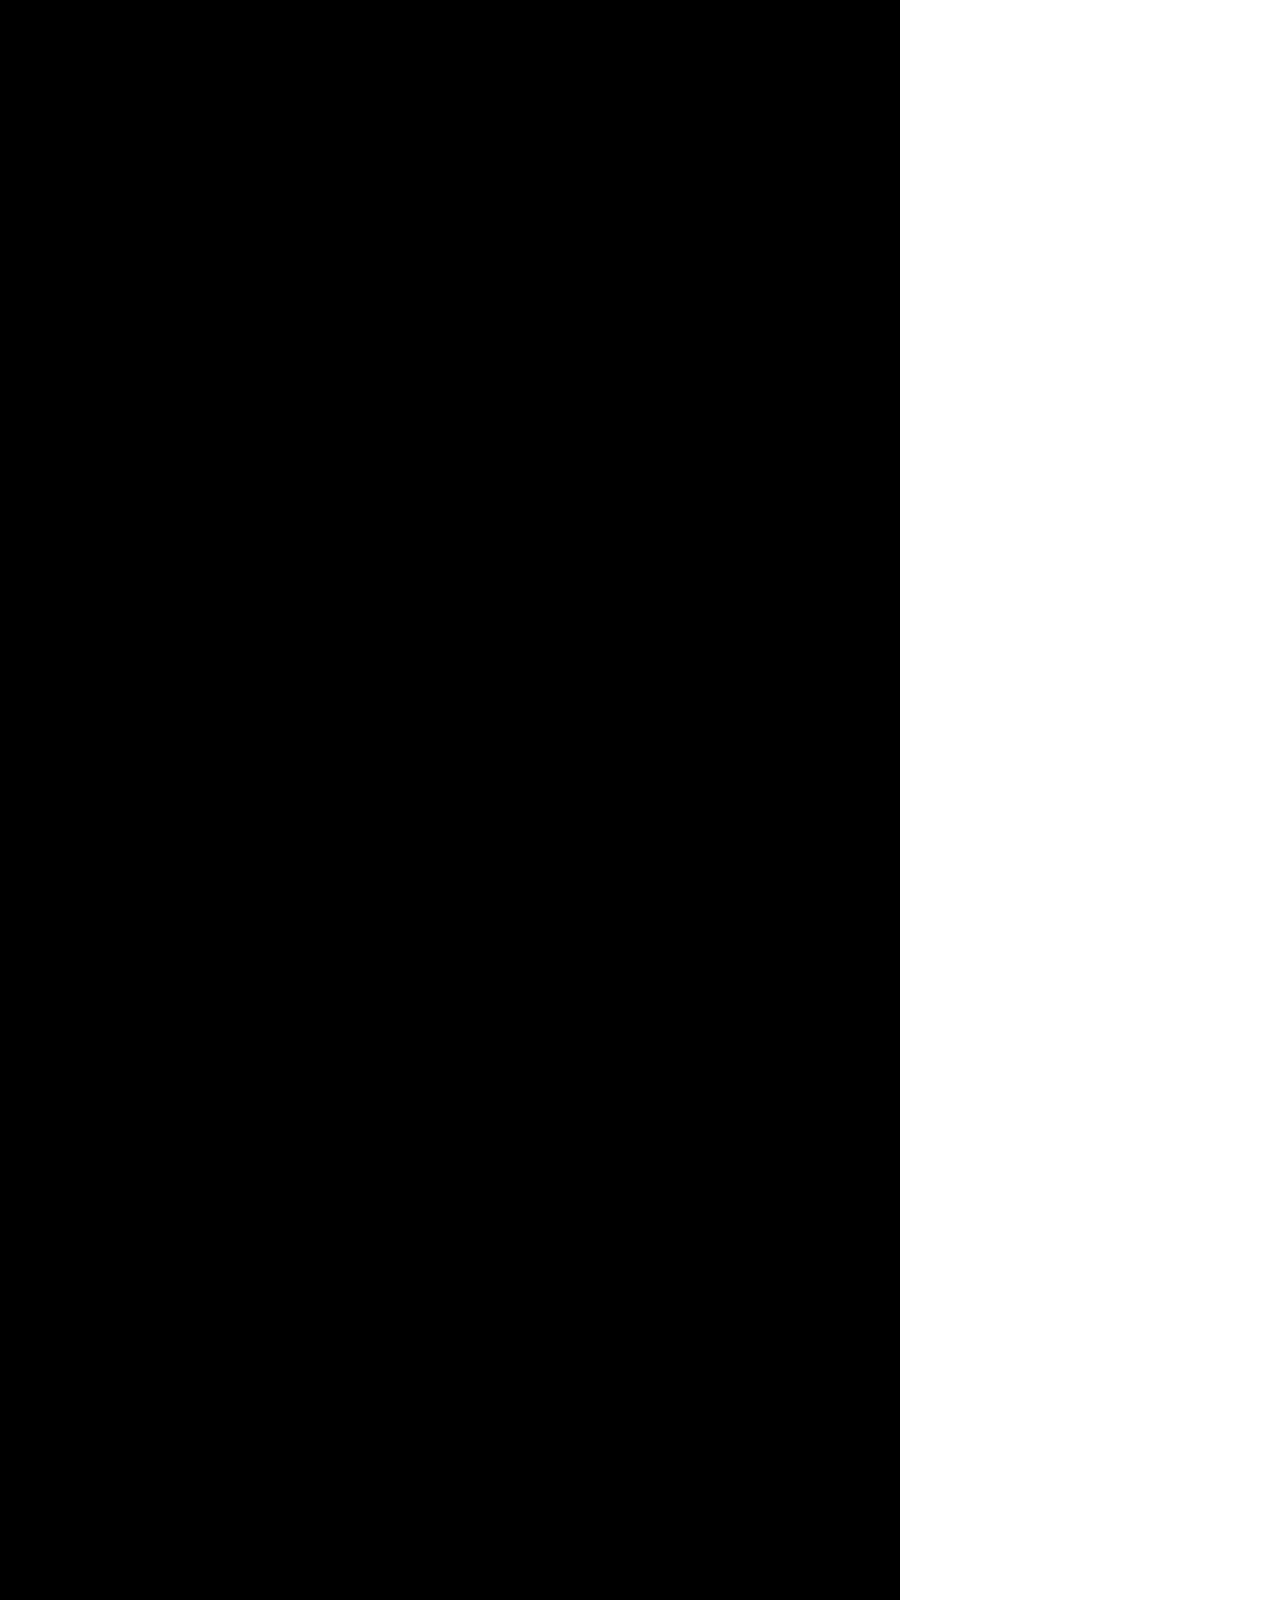
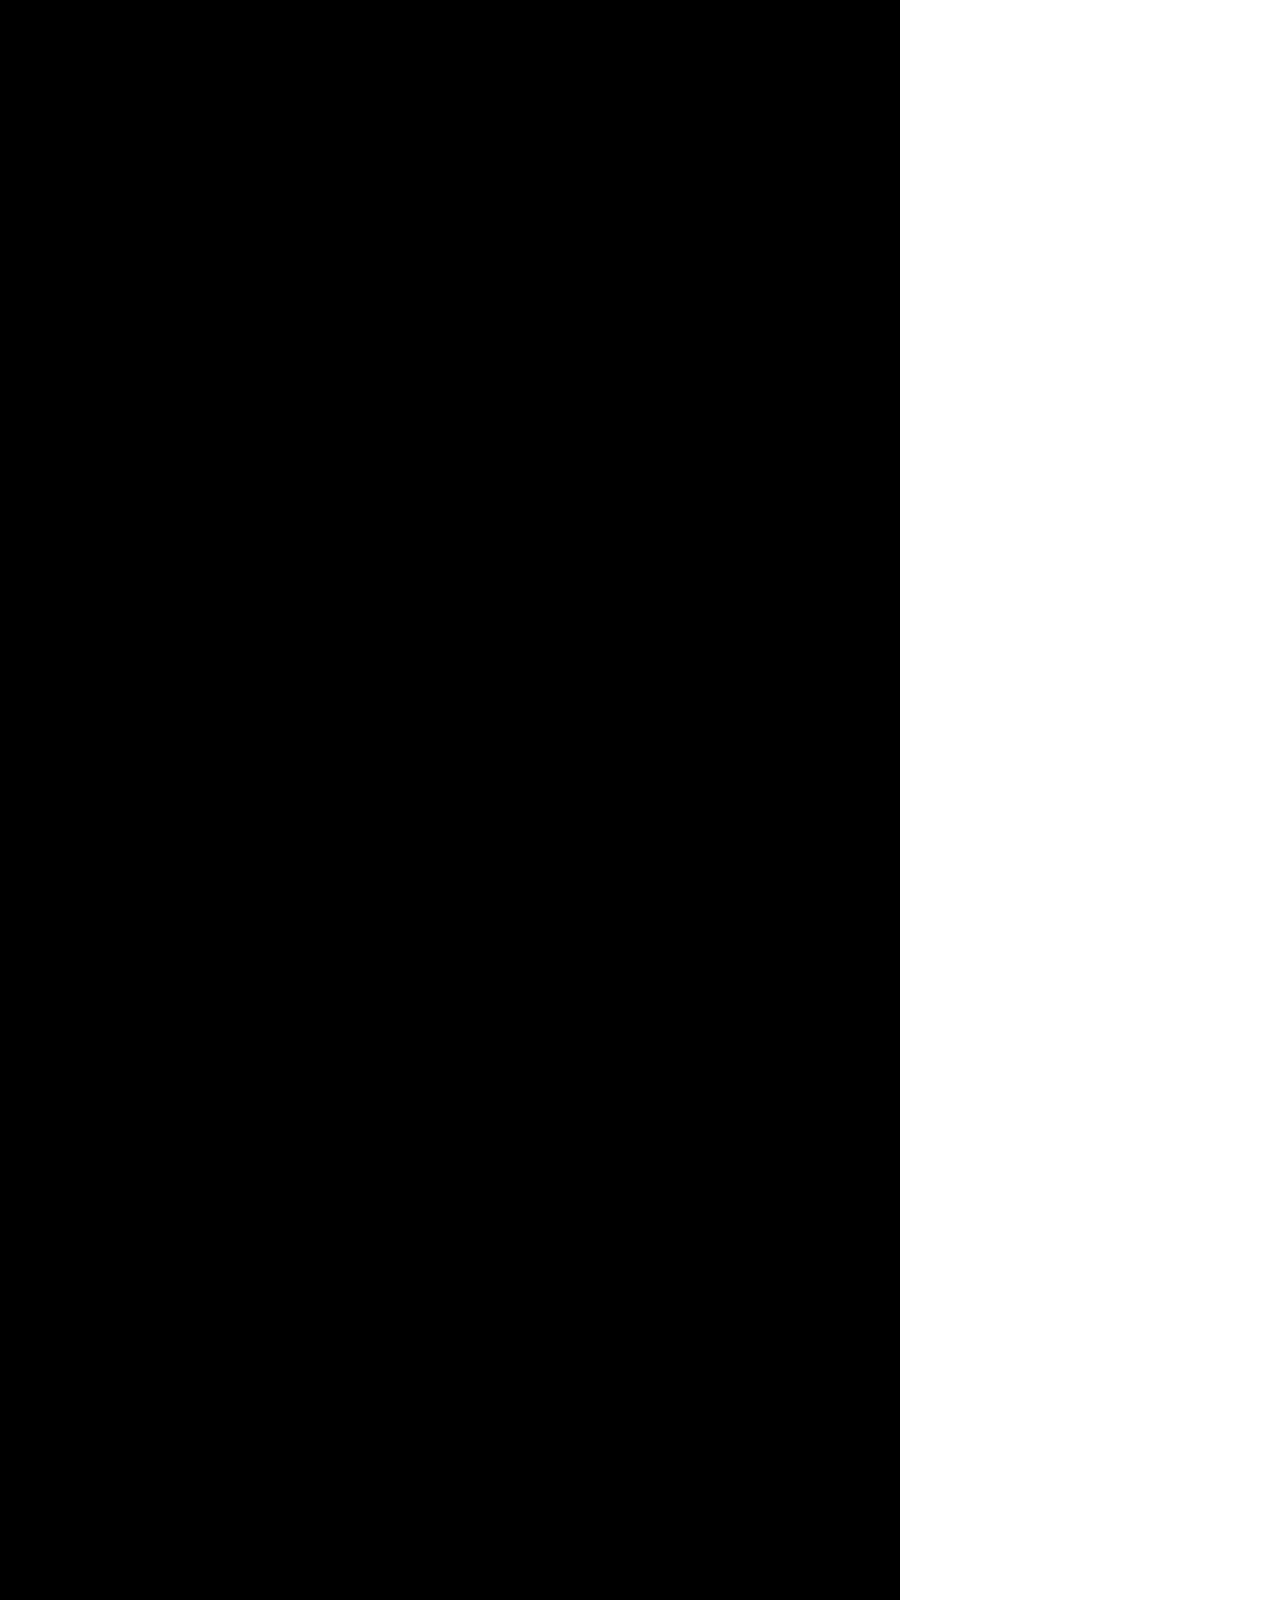
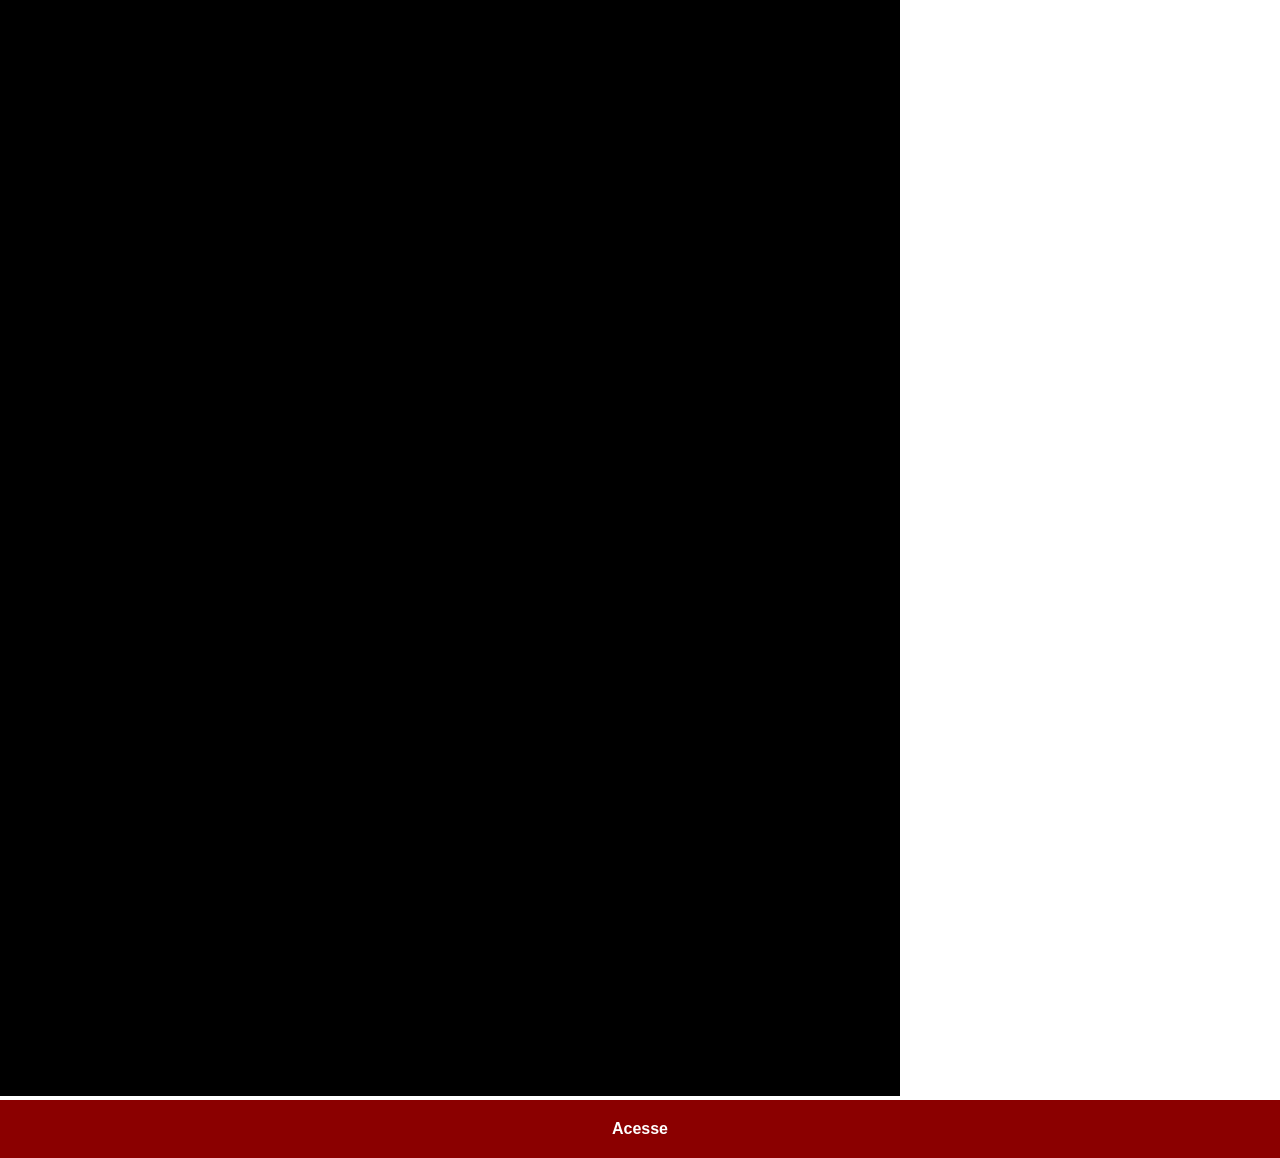
<file: instagram.html>
<!DOCTYPE html>
<html lang="pt-br">
<head>
    <meta charset="UTF-8">
    <meta name="viewport" content="width=device-width, initial-scale=1.0">
    <title>Instagram</title>
    <link rel="stylesheet" href="social.css">
</head>
<body>
    <img src="imagens/WhatsApp Image 2026-04-17 at 17.59.20.jpeg" alt="Instagram">
    <a href="https://www.instagram.com/victor_f19/" target="_blank">Acesse</a>
</body>
</html>
</file>
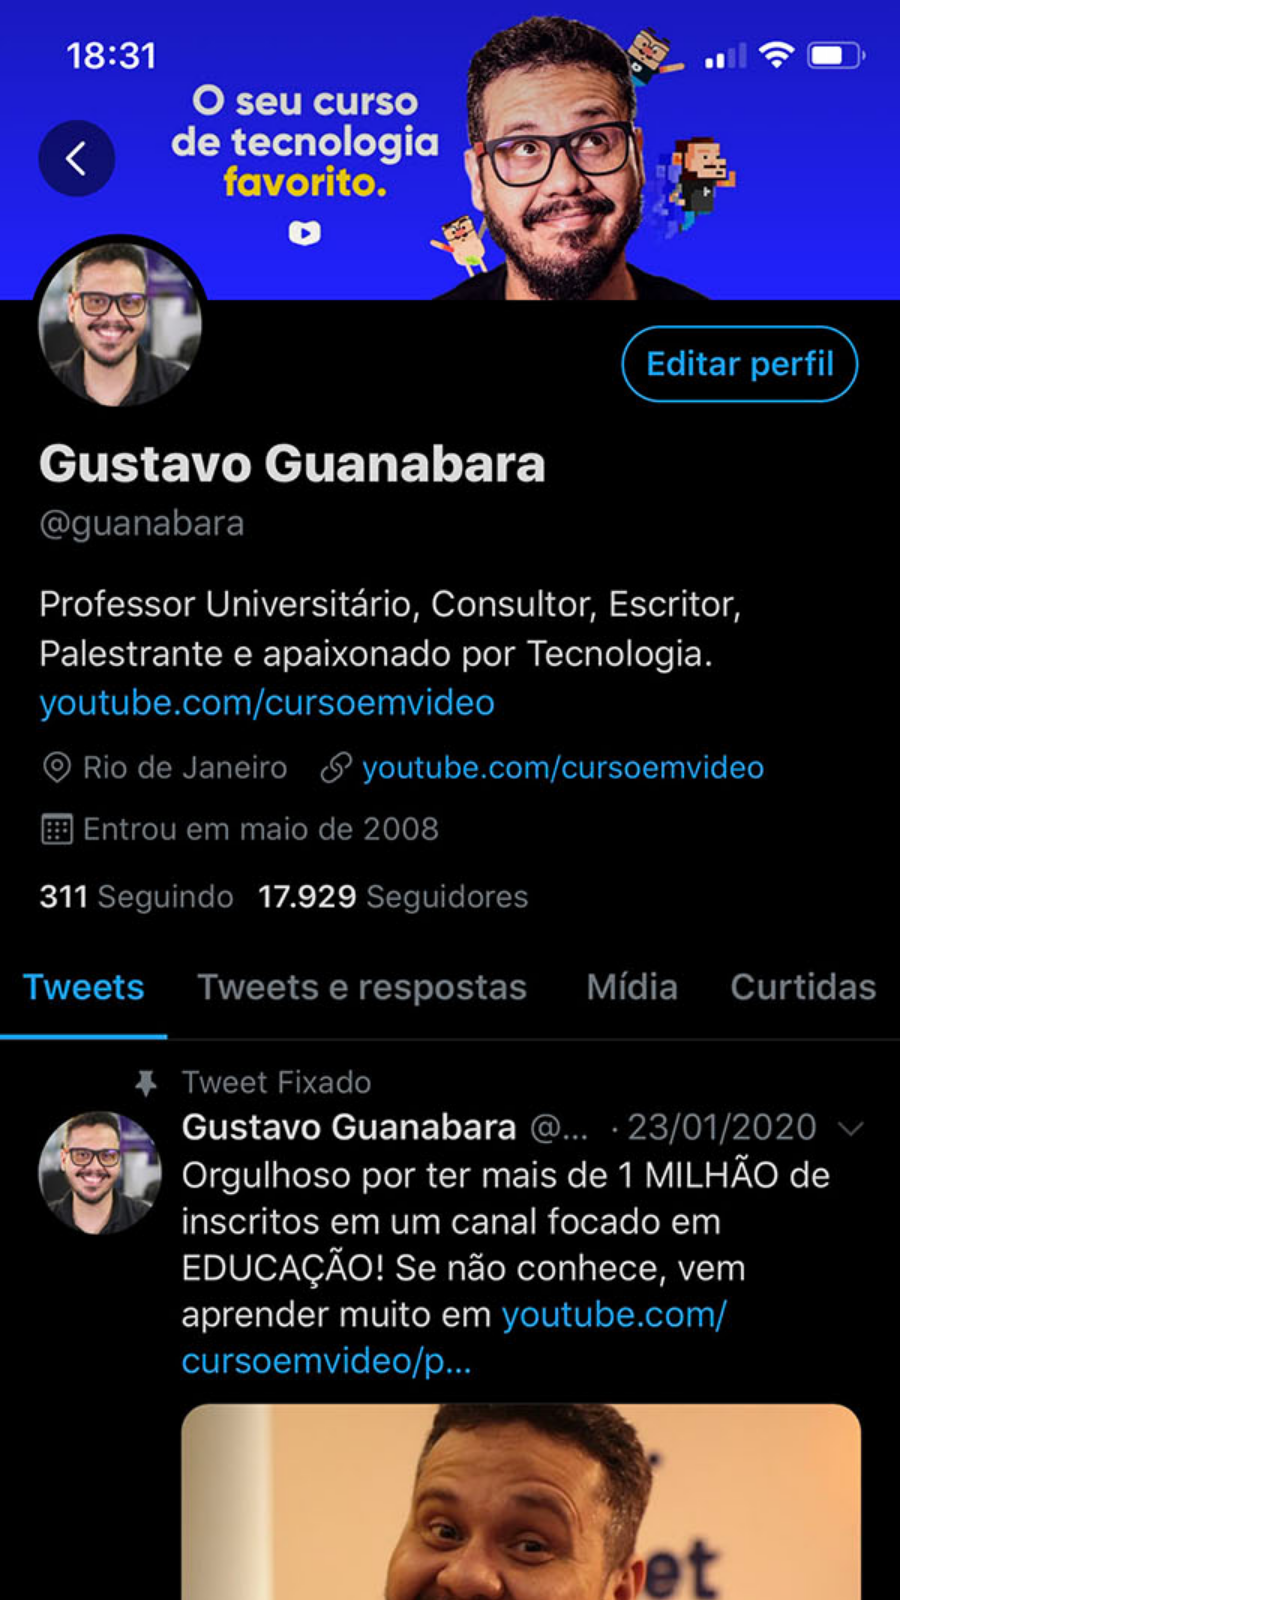
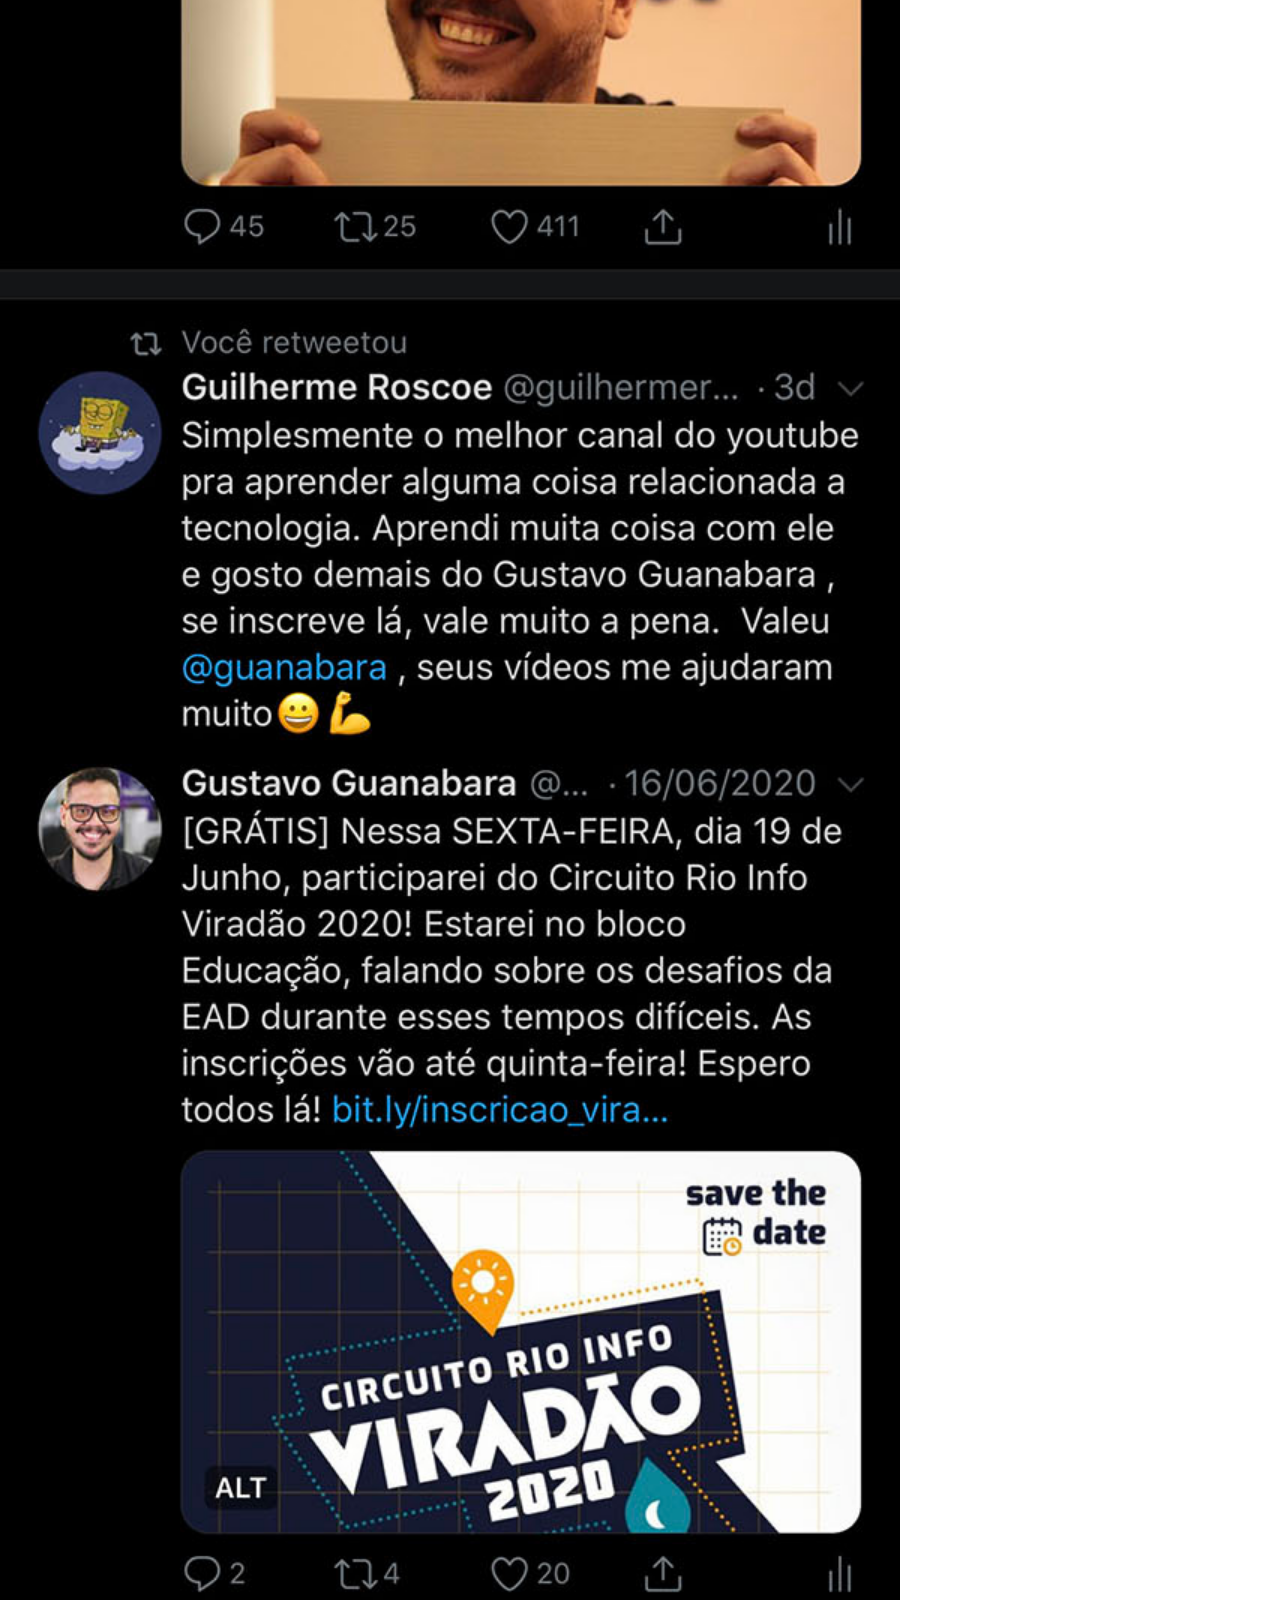
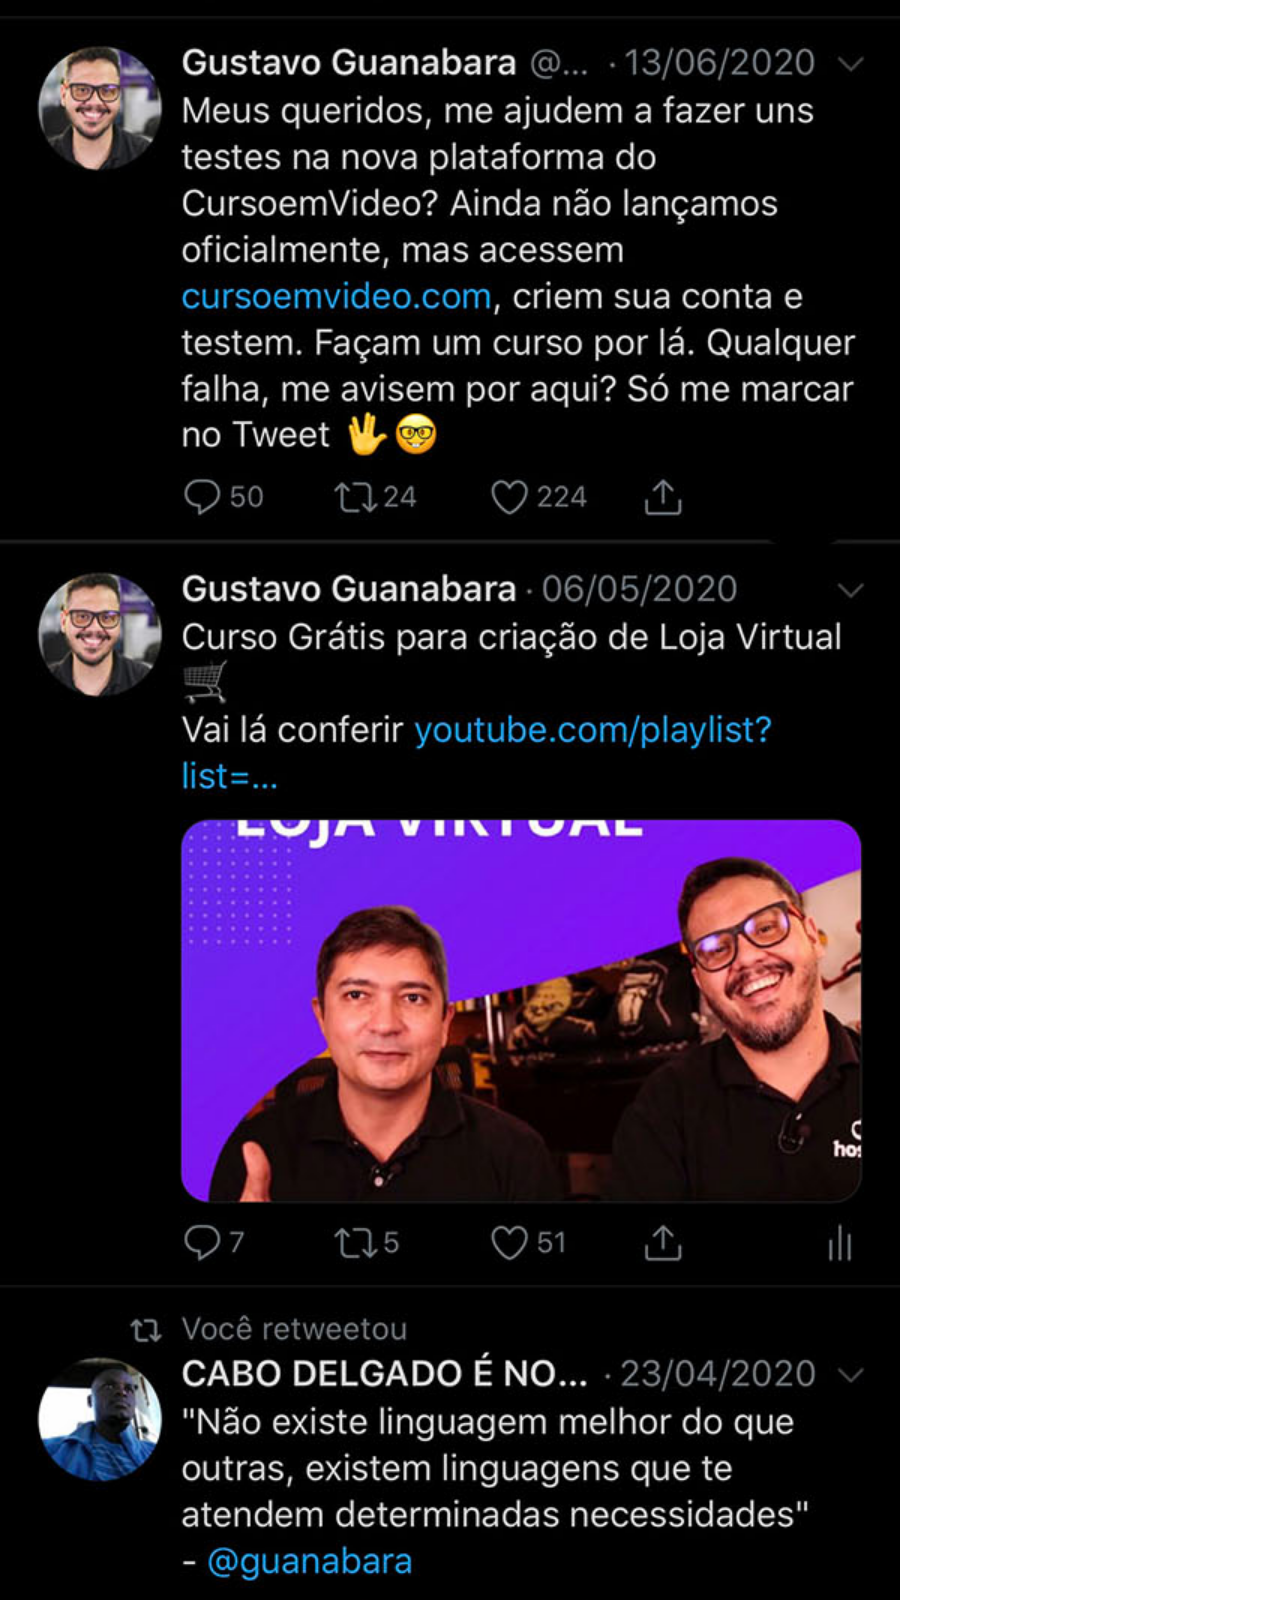
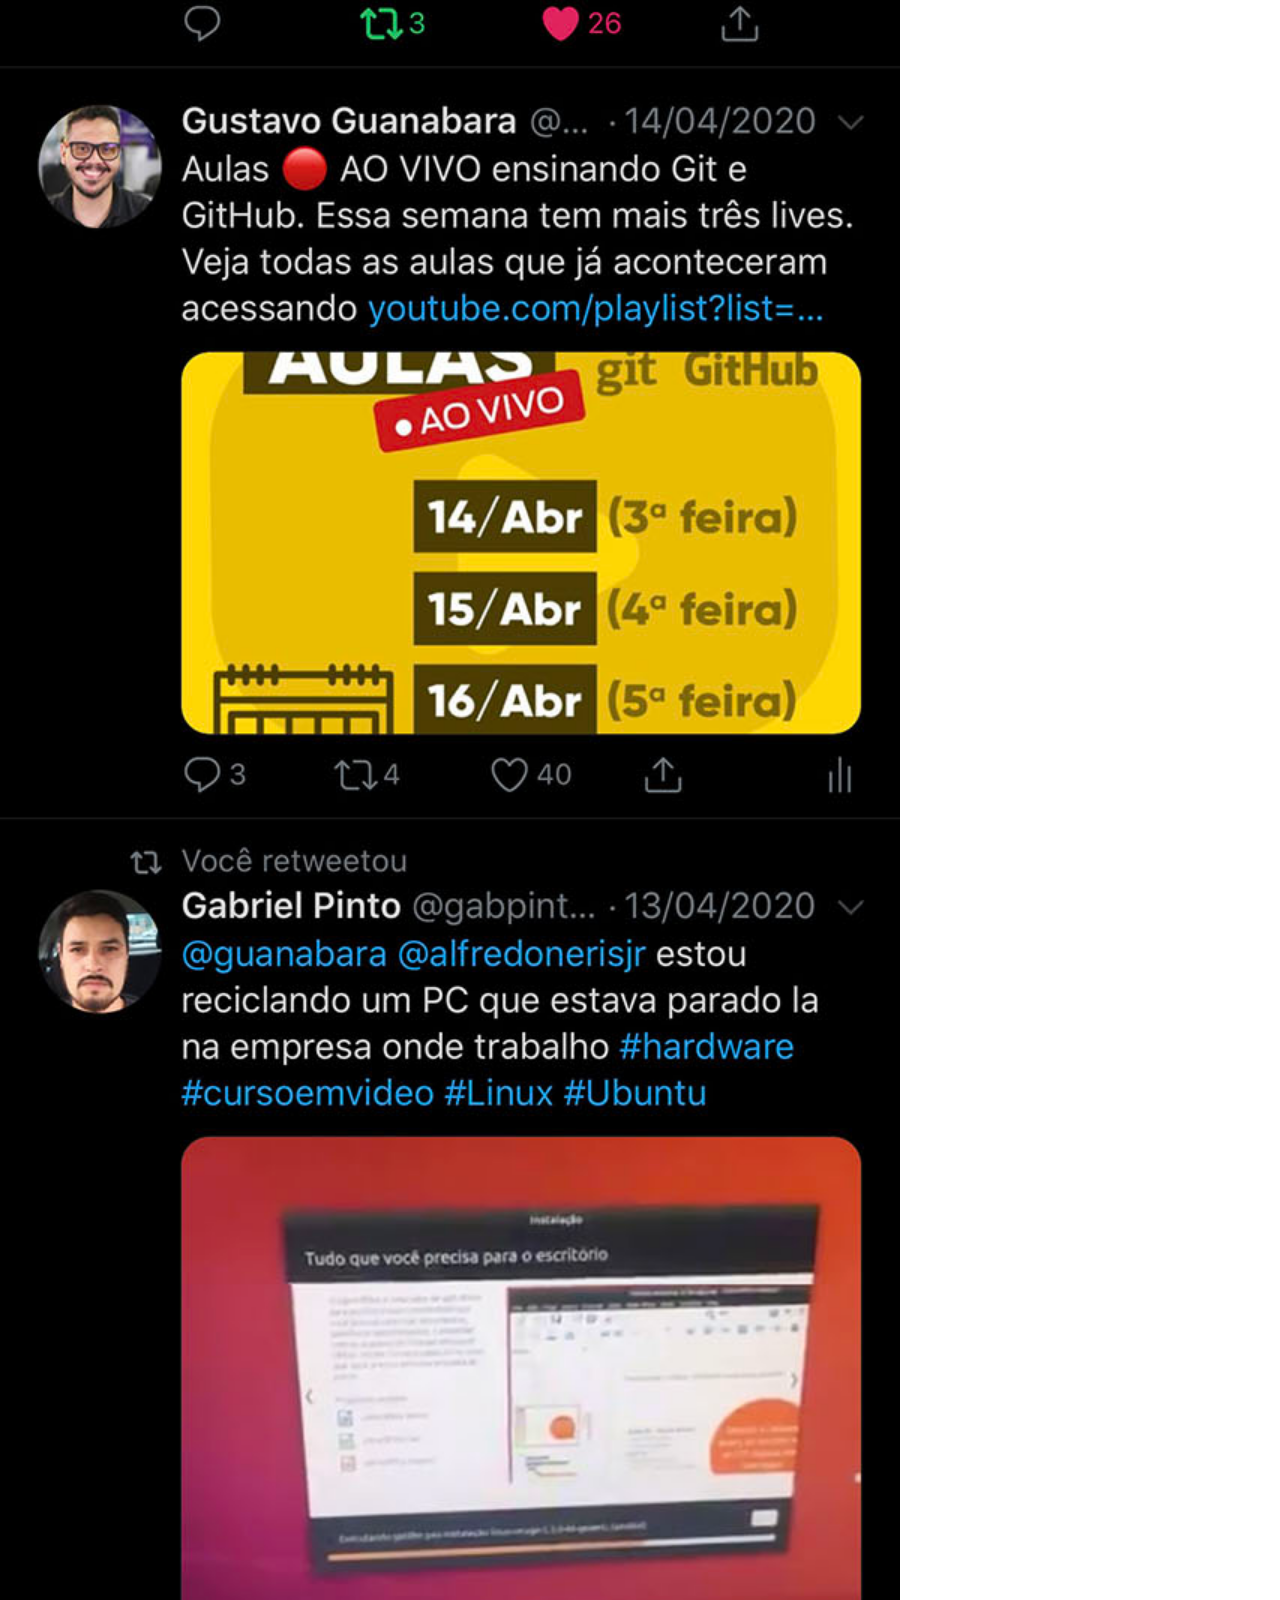
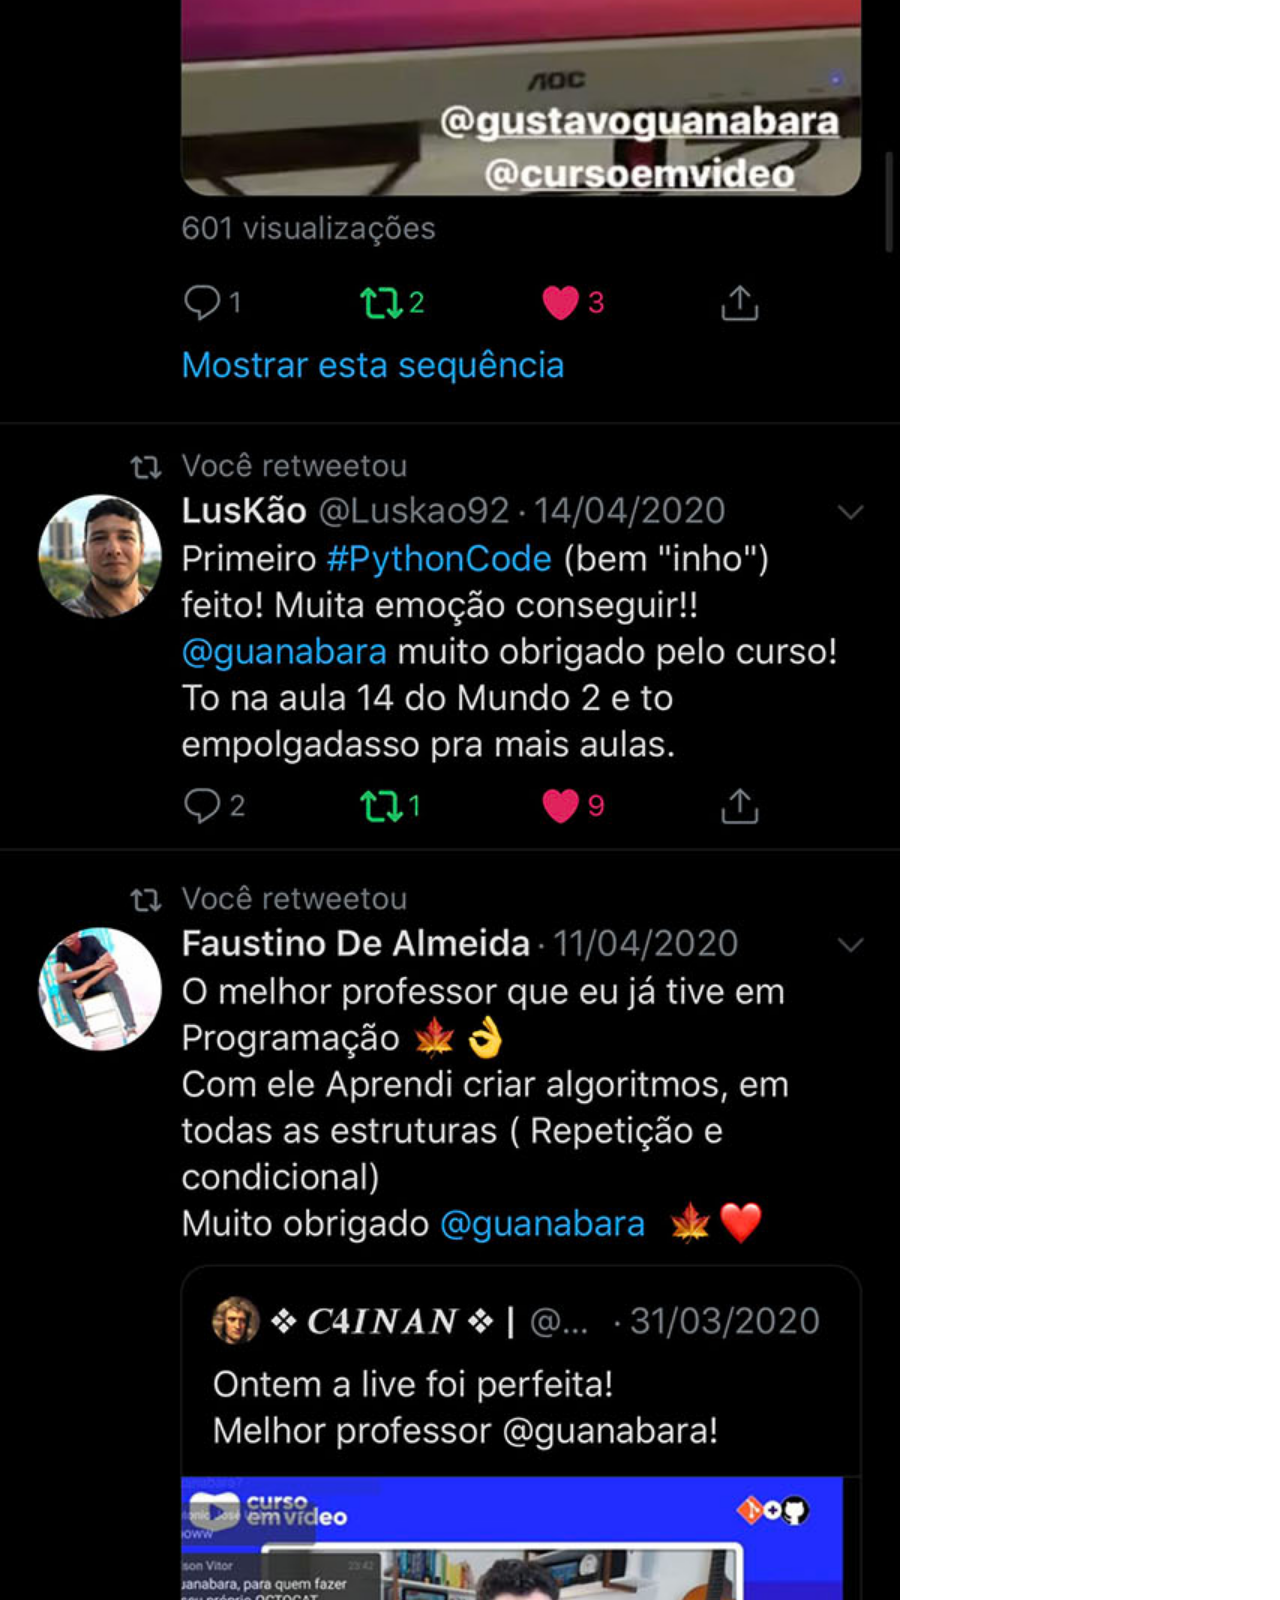
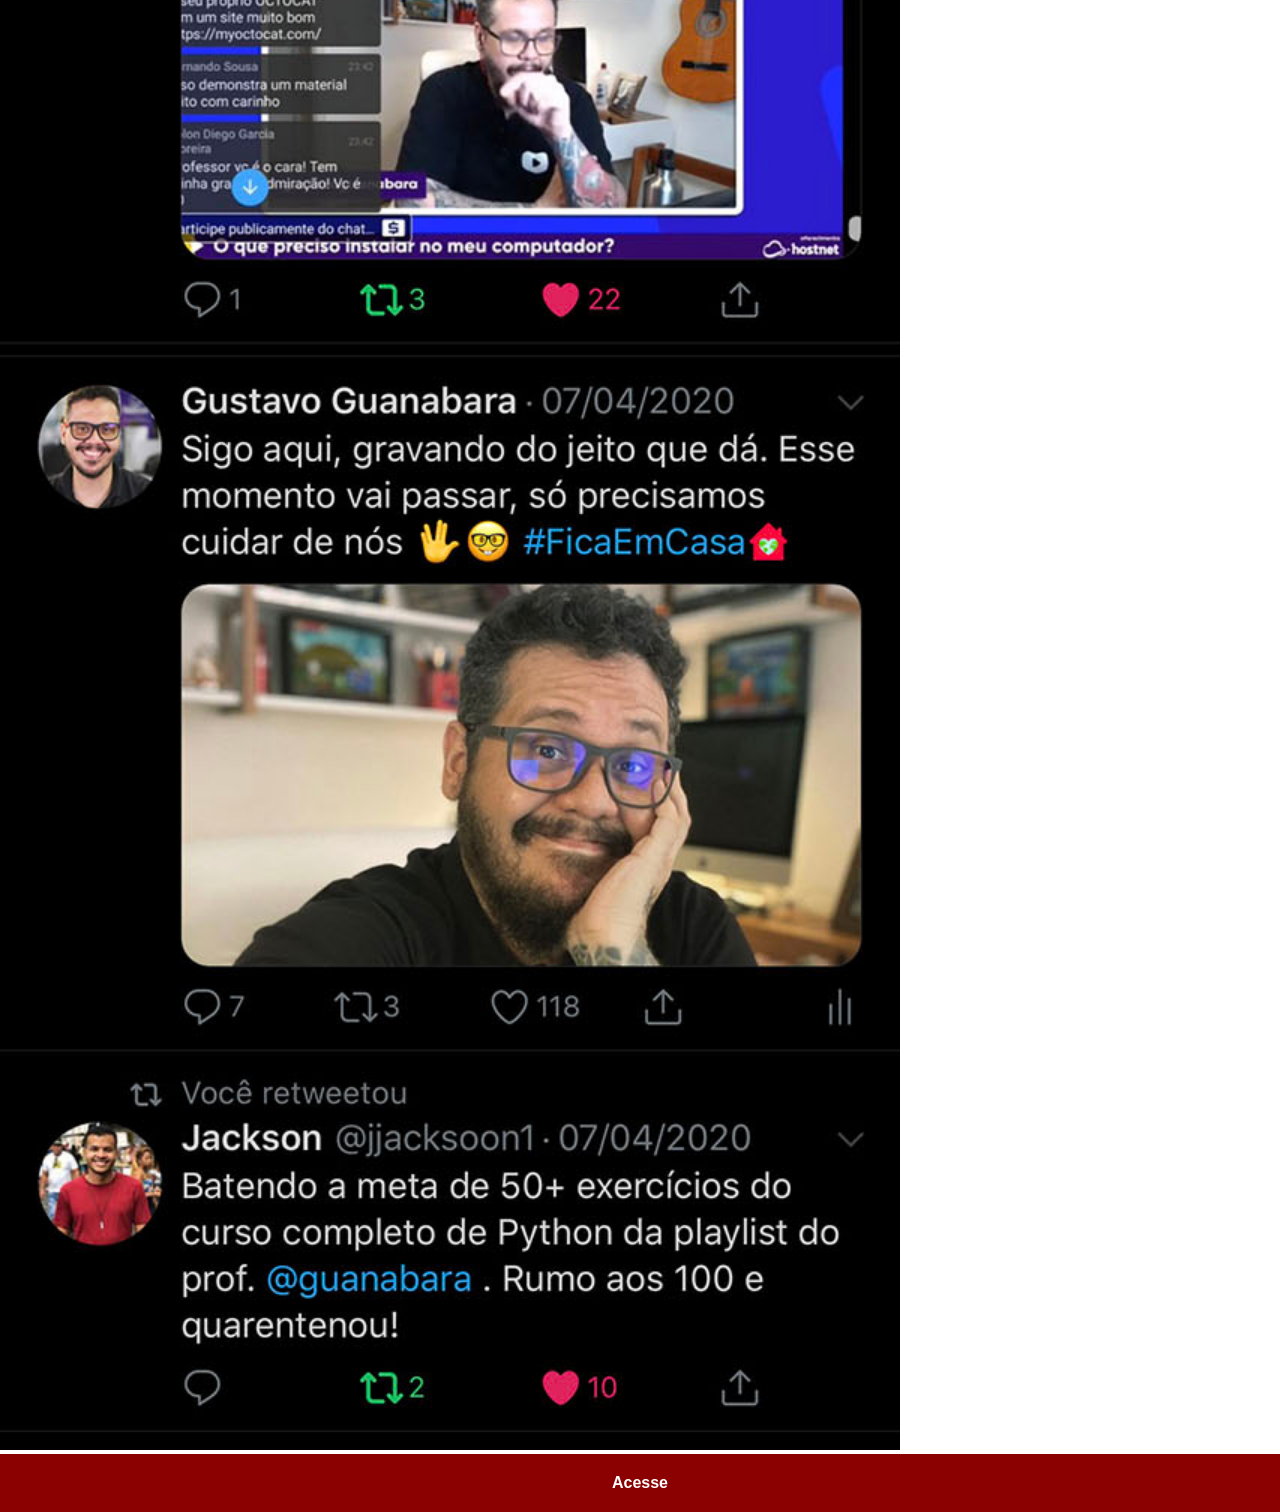
<file: twitter.html>
<!DOCTYPE html>
<html lang="pt-br">
<head>
    <meta charset="UTF-8">
    <meta name="viewport" content="width=device-width, initial-scale=1.0">
    <title>Twitter</title>
    <link rel="stylesheet" href="social.css">
</head>
<body>
    <img src="imagens/tela-twitter.jpg" alt="Twitter">
    <a href="https://x.com/?lang=pt">Acesse</a>
</body>
</html>
</file>
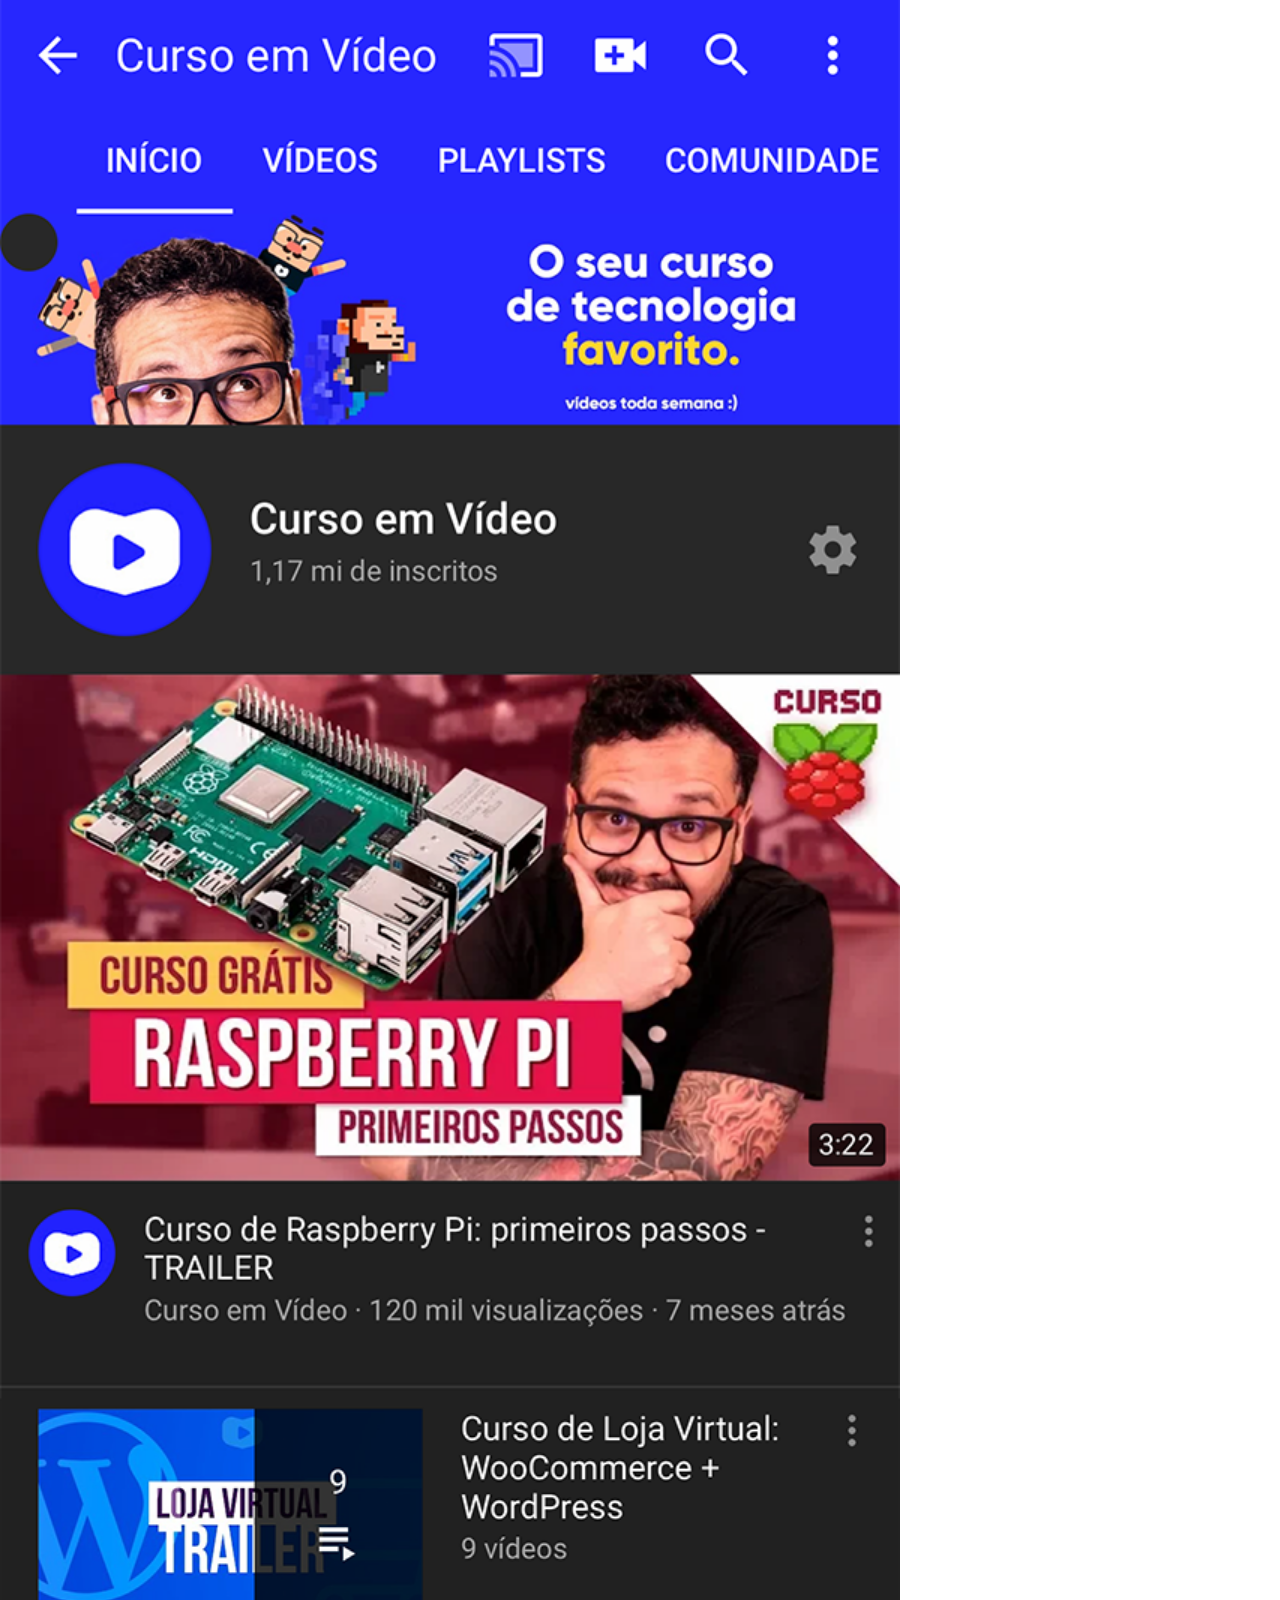
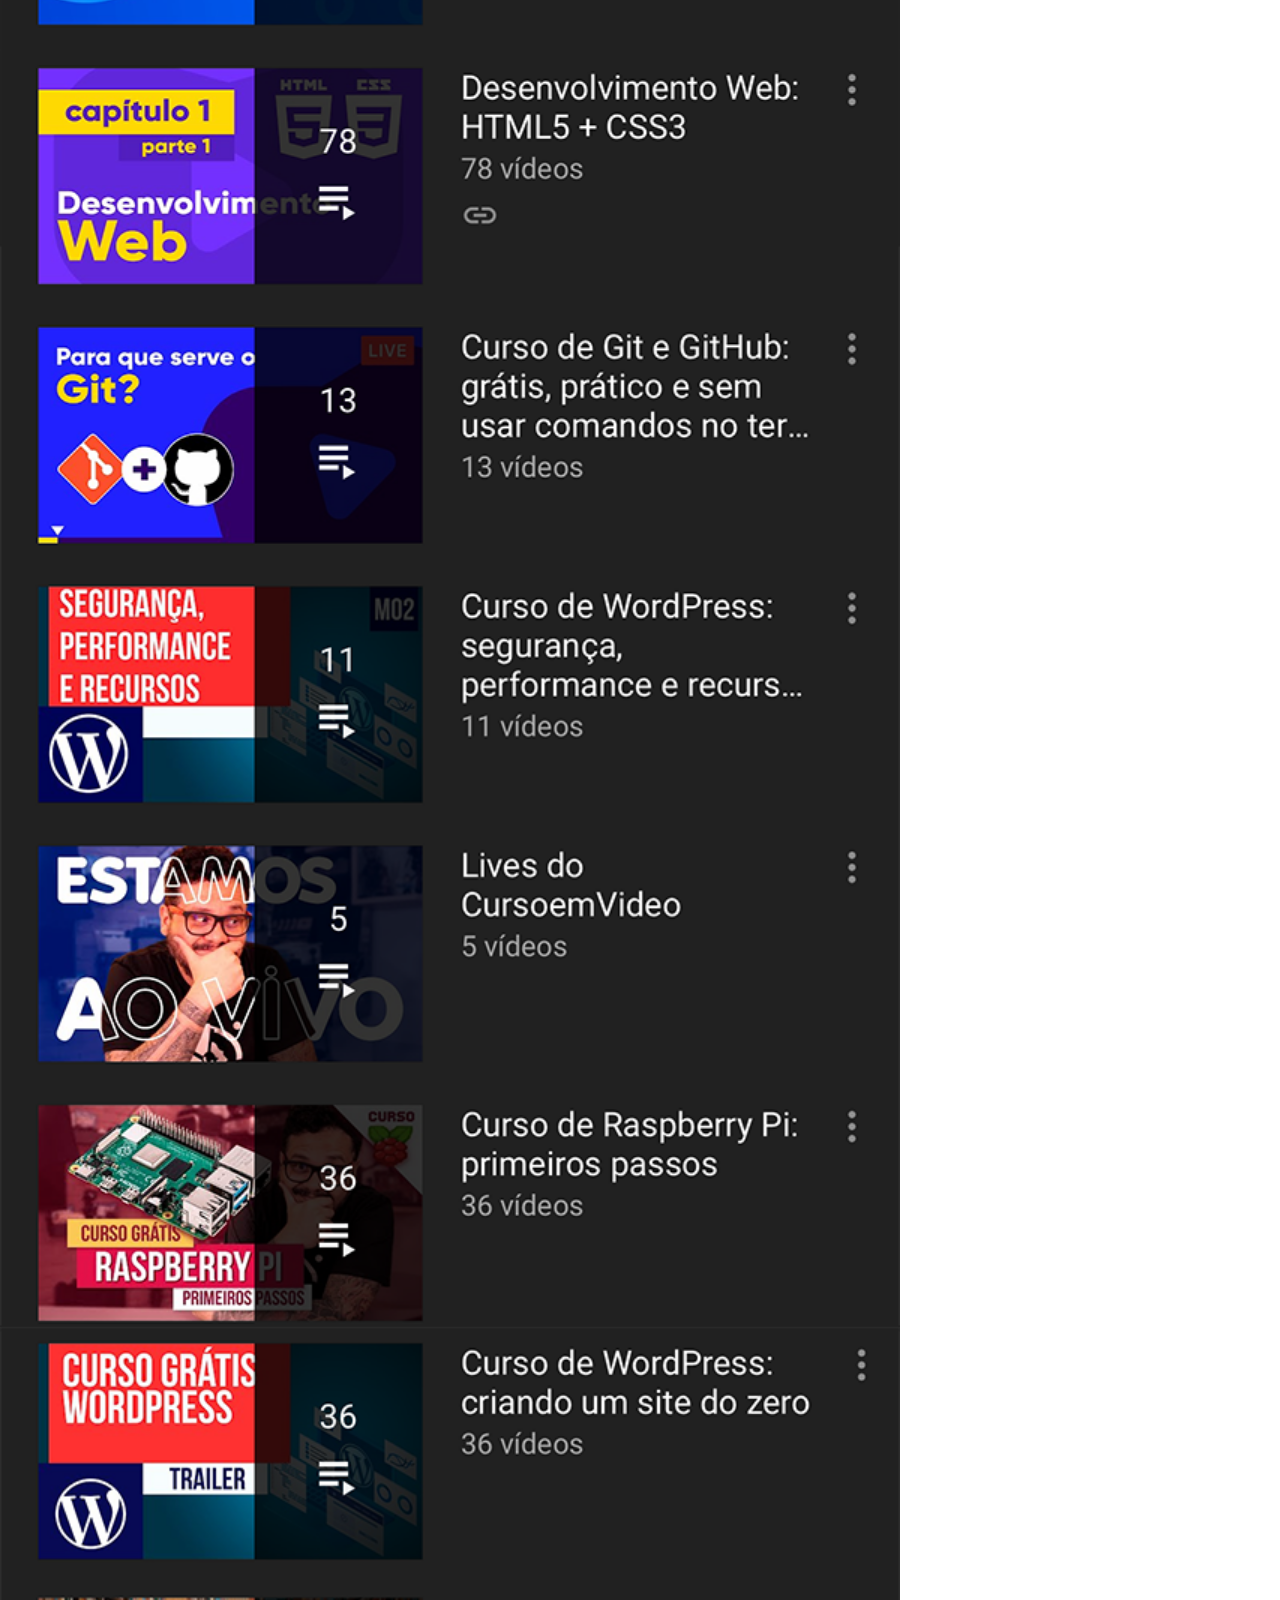
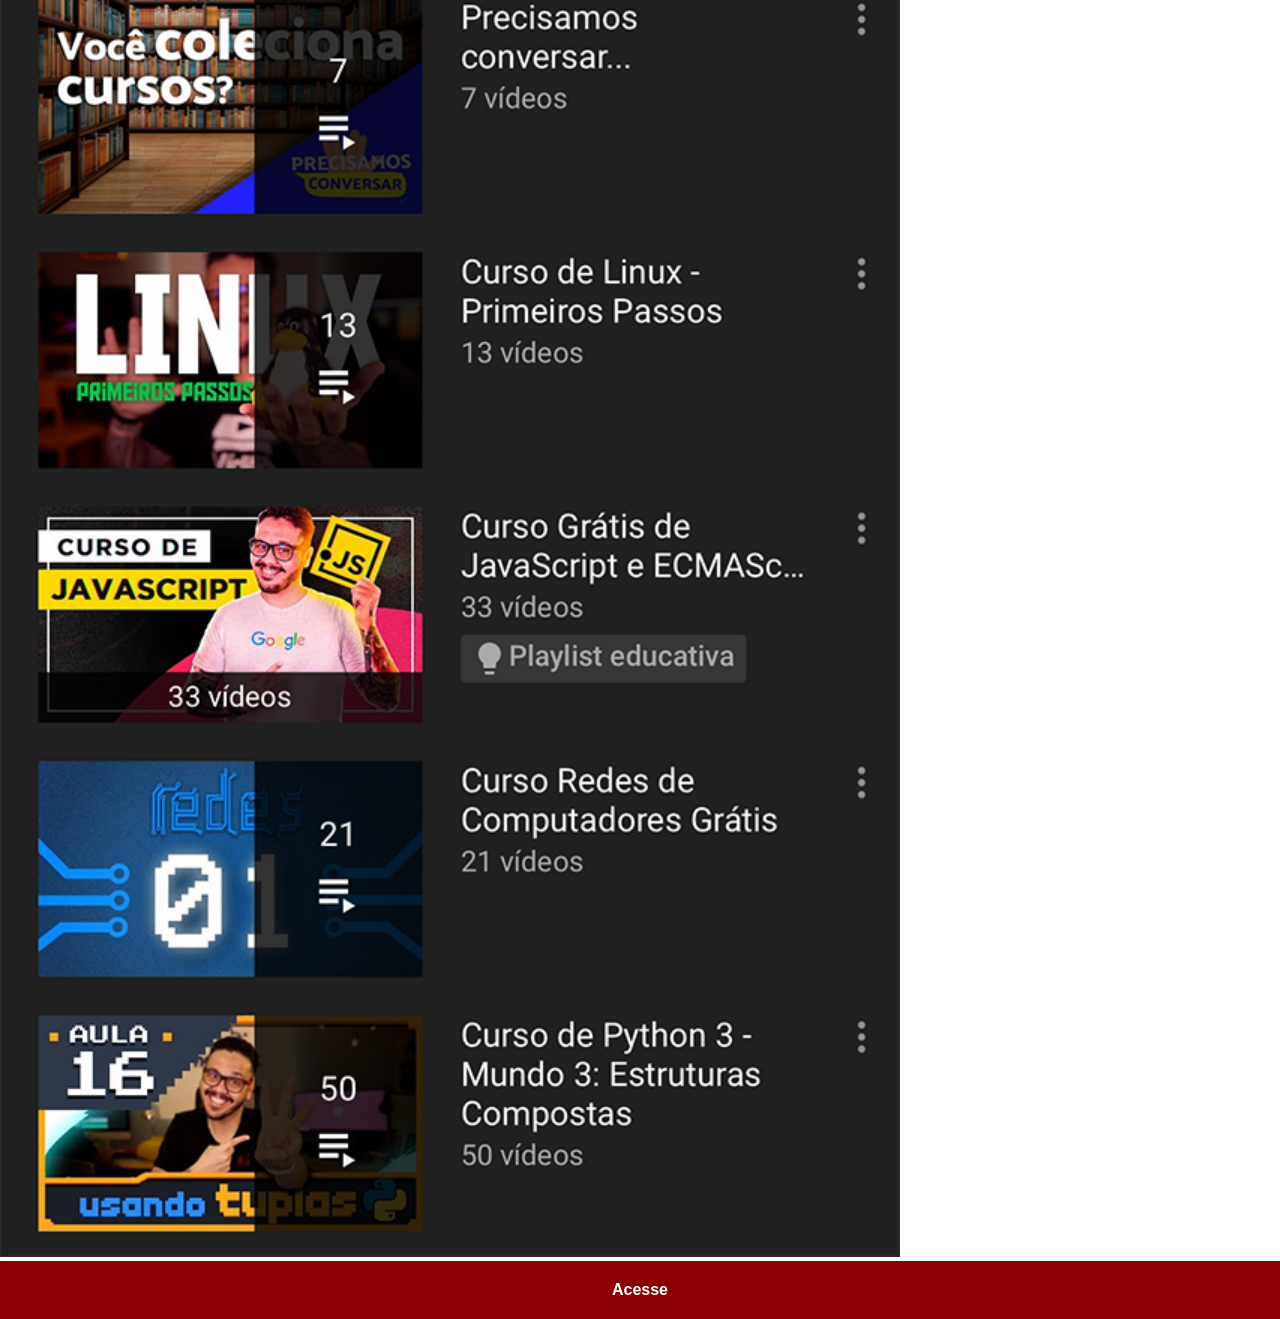
<file: youtube.html>
<!DOCTYPE html>
<html lang="pt-br">
<head>
    <meta charset="UTF-8">
    <meta name="viewport" content="width=device-width, initial-scale=1.0">
    <title>Youtube</title>
    <link rel="stylesheet" href="social.css">
</head>
<body>
    <img src="imagens/tela-youtube.png" alt="">
    <a href="https://www.youtube.com/channel/UC9XstQNHEv_6cDZur6a0Vow" target="_blank">Acesse</a>
</body>
</html>
</file>
<file: style.css>
@charset "UTF-8";

* {
    margin: 0px;
    padding: 0px;
    font-family: Arial, Helvetica, sans-serif;

}

html, body {
    height: 100vh;
    width: 100vw;
    background-color: black;
}

main  {
    position: relative;
    background-image: url('imagens/fundo-madeira.jpg');
    height: 100vh;
}

section#telefone {
    position: absolute;
    top: 50%;
    left: 50%;
    transform: translate(-50%,-50%);
    height: 627px;
    width: 311px;
    background-image: url('imagens/frame-iphone.png');
    background-repeat: no-repeat;
}

iframe#tela {
    position: relative;
    top: 80px;
    left: 22px;
    width: 267px;
    height: 472px;
}

section#redes-sociais {
text-align: right;
}

section#redes-sociais img {
    width: 50px;
    margin: 10px;
    border-radius: 50%;
    box-shadow: 2px 2px 5px rgba(0, 0, 0, 0.418);
    box-sizing: border-box;
    
}

section#redes-sociais img:hover {
    border: 2px solid rgba(255, 255, 255, 0.623);
    transform: translate(-3px -3px);
    box-shadow: 5px 5px 10px rgba(0, 0, 0, 0.616);
    transition: transform .5s, border 1s;

}
</file>
<file: social.css>
@charset "UTF-8";
        * {
            margin: 0px;
            padding: 0px;
            font-family: Arial, Helvetica, sans-serif;
        }

        ::-webkit-scrollbar {
            width: 0px;
            height: 0px;
        }

        img {
            width: 100vh;
        }

        a {
            display: block;
            background-color: darkred;
            color: white;
            padding: 20px;
            text-align: center;
            font-weight: bolder;
            text-decoration: none;
        }
    
        a:hover {
            background-color: red;
        }
</file>
